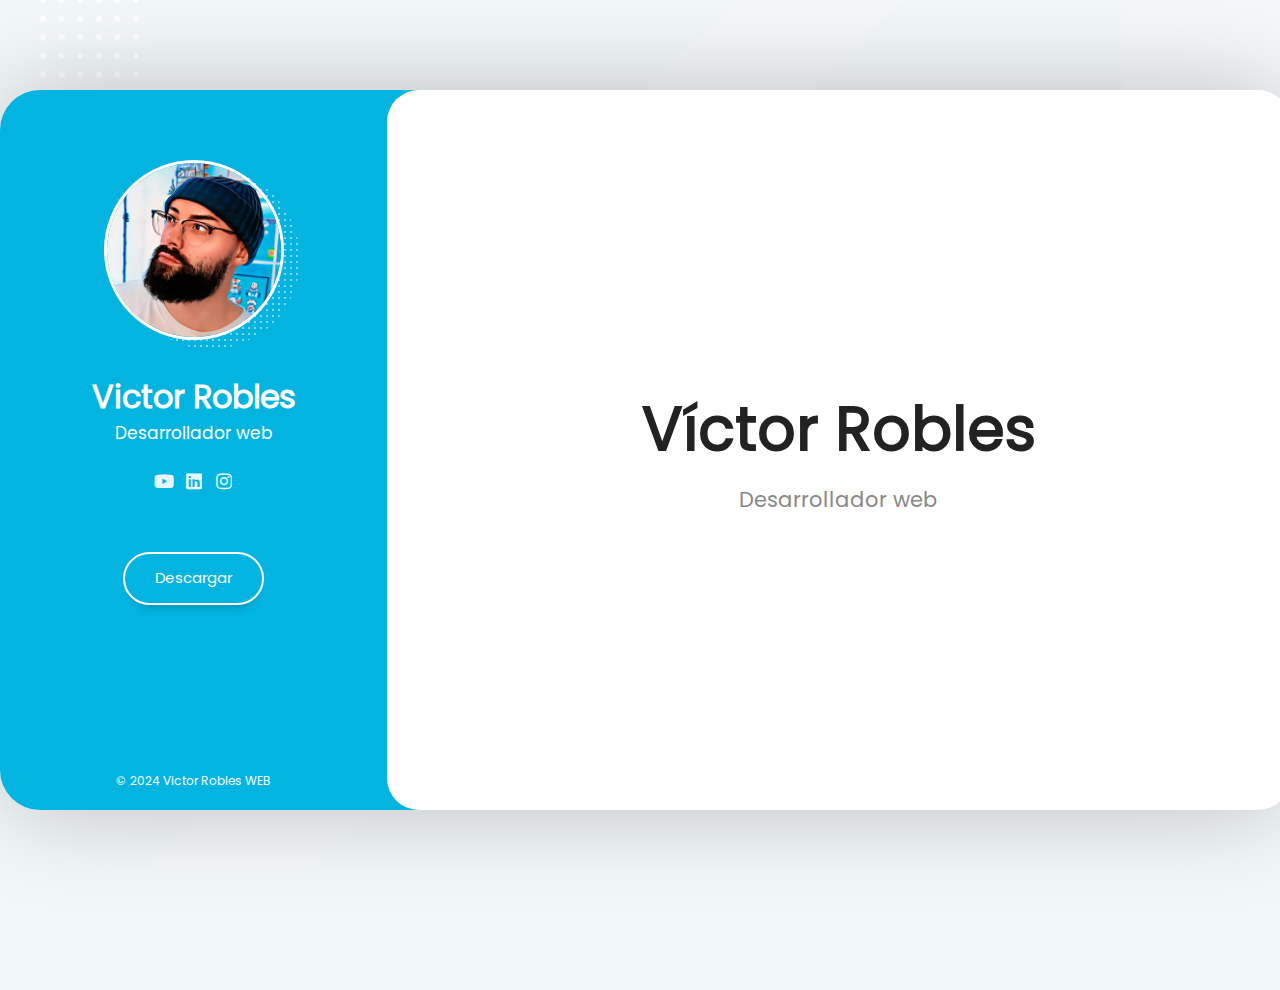
<file: index.html>
<!DOCTYPE html>
<html lang="es">
<head>
    <meta charset="UTF-8">
    <meta name="viewport" content="width=device-width, initial-scale=1.0">
    <title>Portafolio curso css3</title>

    <!-- estilos -->

    <link rel="stylesheet" href="assets/fonts/fontawesome-free-6.1.2-web/css/all.min.css"/>
    <link rel="stylesheet" href="assets/fonts/poppins/poppins.css">
    <link rel="stylesheet" href="assets/css/reset.css">
    <link rel="stylesheet" href="assets/css/styles.css">
</head>
<body>

   <!-- layout principal -->
   <div class="layout">

        <!-- barra lateral (info usuario) -->
        <aside class="layout__aside">

            <section class="aside__user-info">
                
                <!-- información general usuario -->
                <div class="user-info__general">
                    <div class="user-info__container-image">
                        <img class="user-info__image" src="assets/img/default-user.jpg" alt="Foto de perfil de usuario">
                    </div>

                    <h2 class="user-info__name">Victor Robles</h2>
                    <h4 class="user-info__job">Desarrollador web</h4>
                </div>

                <!-- Menú de navegación -->
                <nav class="layout__menu">
                    <ul class="menu__list">
                        <li class="menu__option">
                            <a class="menu__link" href="index.html">
                                <i class="menu__icon fa-solid fa-house"></i>
                                <span class="menu__overlay">Home</span>
                            </a>
                        </li>
                        <li class="menu__option">
                            <a class="menu__link" href="sobre-mi.html">
                                <i class="menu__icon fa-solid fa-user"></i>
                                <span class="menu__overlay">Sobre mí</span>
                            </a>
                        </li>
                        <li class="menu__option">
                            <a class="menu__link" href="estudios.html">
                                <i class="menu__icon fa-solid fa-graduation-cap"></i>
                                <span class="menu__overlay">Estudios</span>
                            </a>
                        </li>
                        <li class="menu__option">
                            <a class="menu__portafolio" href="portafolio.html">
                                <i class="menu__icon fa-solid fa-briefcase"></i>
                                <span class="menu__overlay">Portafolio</span>
                            </a>
                        </li>
                        <li class="menu__option">
                            <a class="menu__link" href="blog.html">
                                <i class="menu__icon fa-solid fa-book"></i>
                                <span class="menu__overlay">Blog</span>
                            </a>
                        </li>
                        <li class="menu__option">
                            <a class="menu__link" href="contacto.html">
                                <i class="menu__icon fa-solid fa-envelope"></i>
                                <span class="menu__overlay">Contacto</span>
                            </a>
                        </li>
                    </ul>
                </nav>

                <!-- Links a redes sociales -->
                <div class="user-info__links">
                    <ul class="links__social">
                        <li class="social__option">
                            <a class="social__link" href="#">
                                <i class="social__icon fa-brands fa-youtube"></i>
                            </a>
                        </li>
                        <li class="social__option">
                            <a class="social__link" href="#">
                                <i class="social__icon fa-brands fa-linkedin"></i>
                            </a>
                        </li>
                        <li class="social__option">
                            <a class="social__link" href="#">
                                <i class="social__icon fa-brands fa-instagram"></i>
                            </a>
                        </li>
                    </ul>
                </div>

                <!-- Boton de curriculum -->
                <div class="user-info__buttons">
                    <a href="#" class="user-info__btn">Descargar</a>
                </div>

                <!-- pie de página -->
                <footer class="user-info__footer">
                    &copy; 2024 Victor Robles WEB
                </footer>
            </section>

        </aside>

        <main class="layout__content">
            <section class="content__page">
                <h1 class="page__name">Víctor Robles</h1>
                <h2 class="page__job">Desarrollador web</h2>
            </section>
        </main>
   </div>

</body>
</html>
</file>
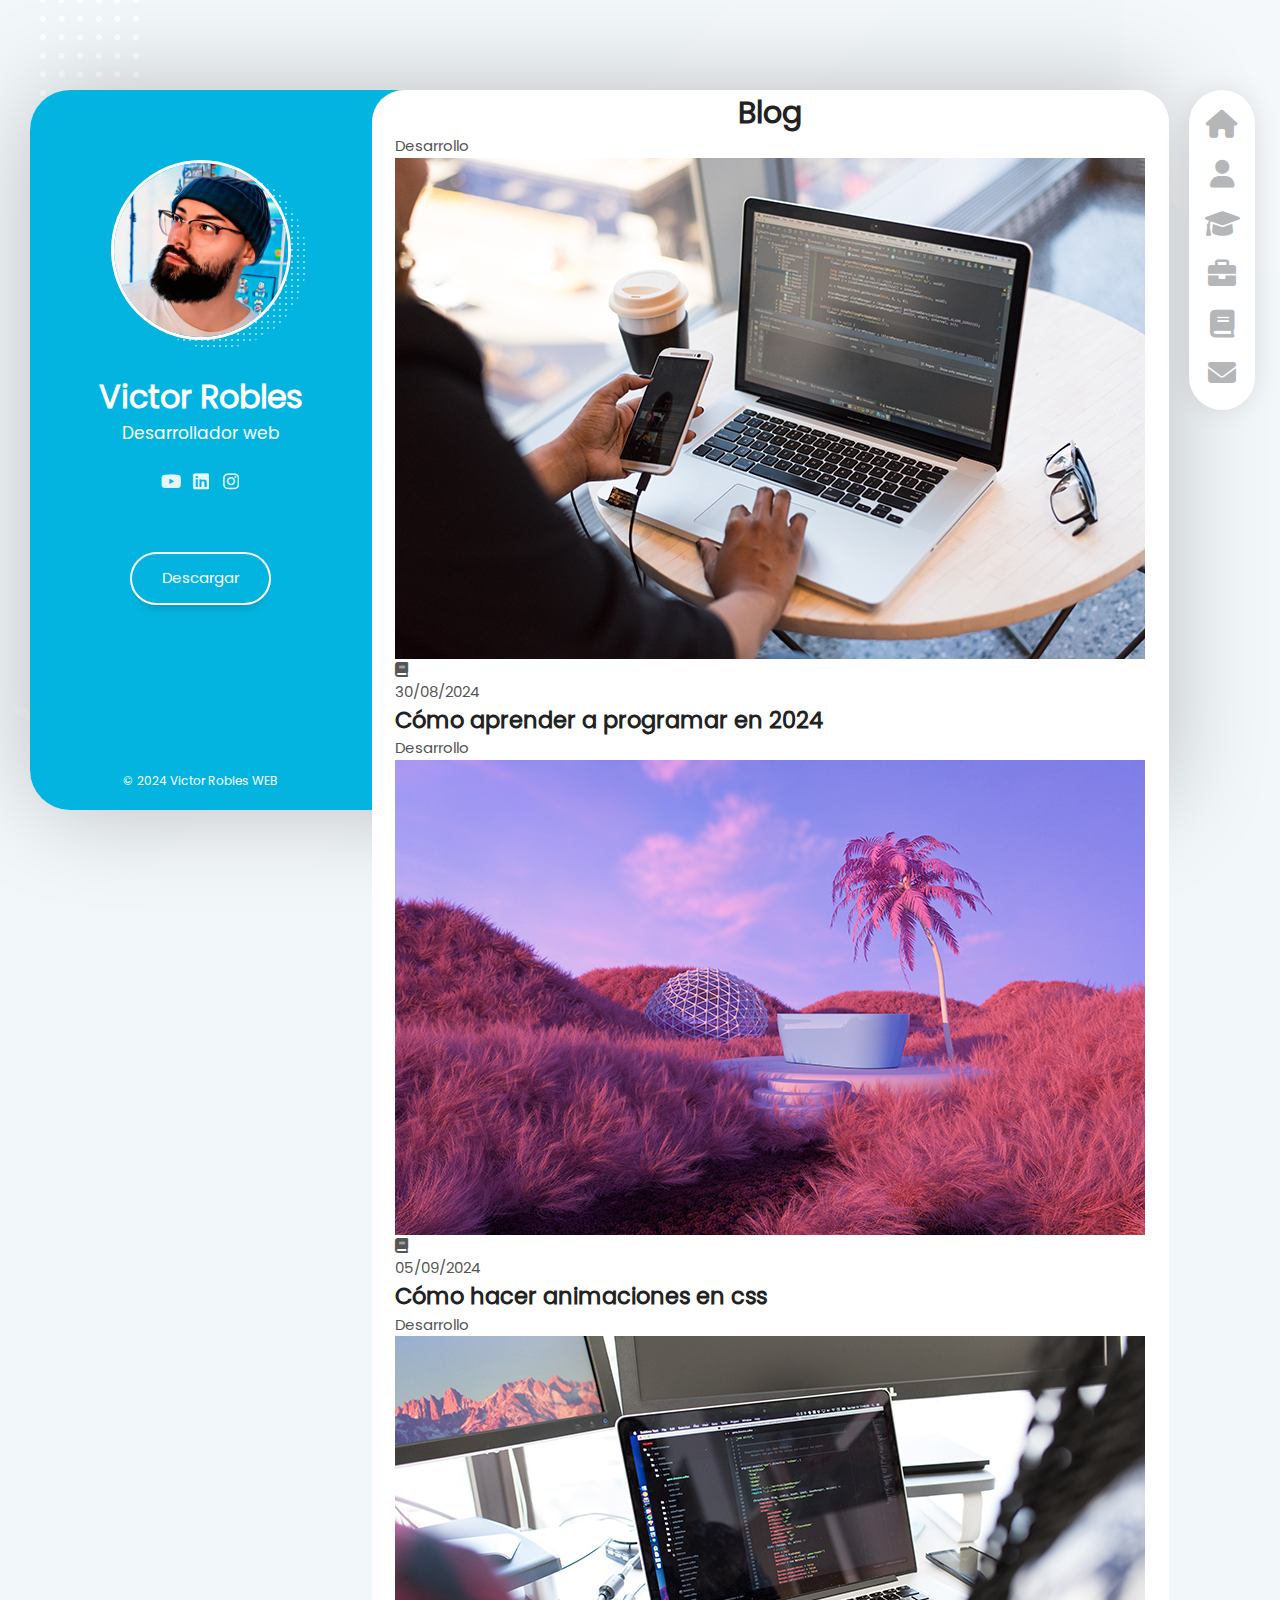
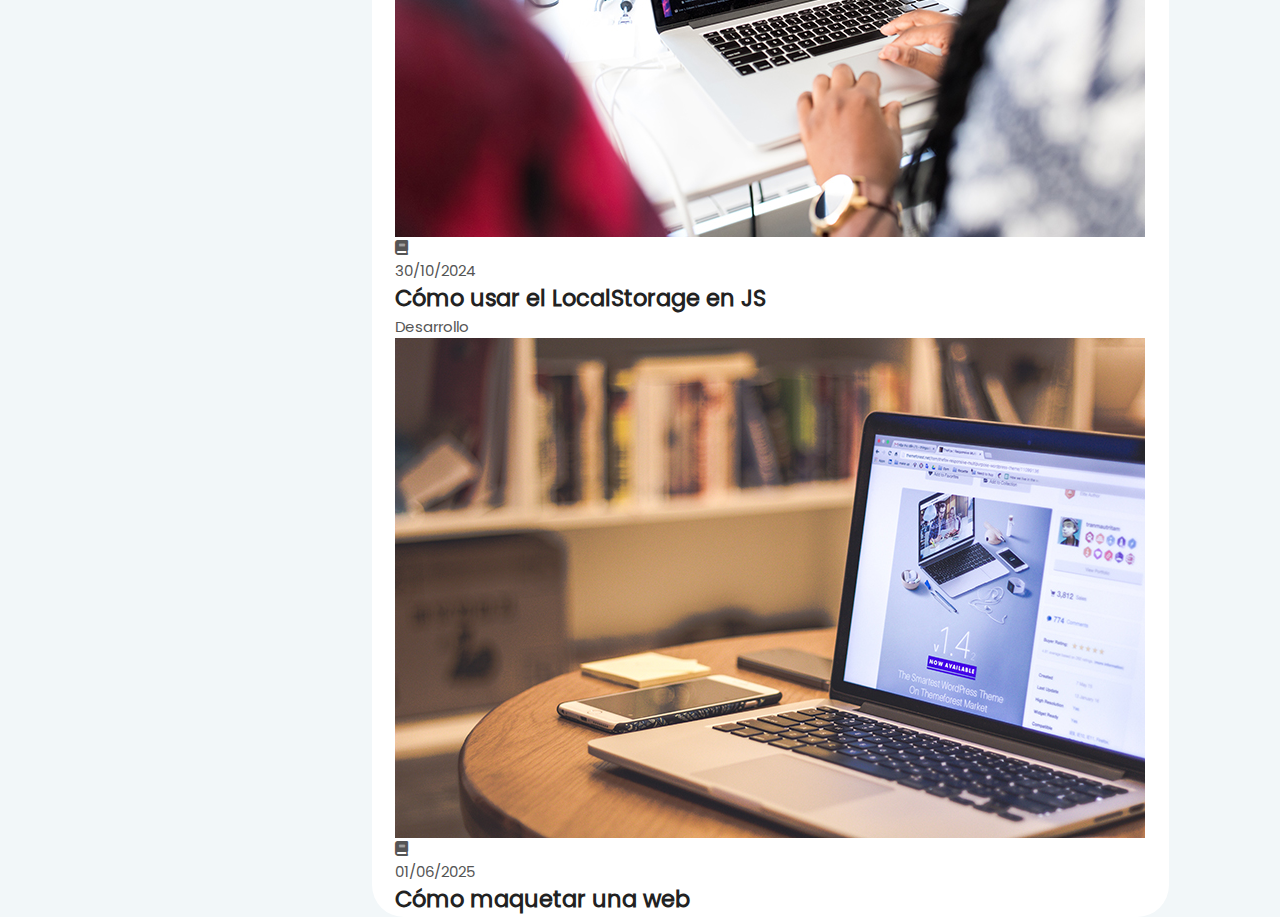
<file: blog.html>
<!DOCTYPE html>
<html lang="es">
<head>
    <meta charset="UTF-8">
    <meta name="viewport" content="width=device-width, initial-scale=1, maximun-scale=1">
    <title>Portafolio curso css3</title>

    <!-- estilos -->

    <link rel="stylesheet" href="assets/fonts/fontawesome-free-6.1.2-web/css/all.min.css"/>
    <link rel="stylesheet" href="assets/fonts/poppins/poppins.css">
    <link rel="stylesheet" href="assets/css/reset.css">
    <link rel="stylesheet" href="assets/css/scroll.css">
    <link rel="stylesheet" href="assets/css/styles.css">
    <link rel="stylesheet" href="assets/css/responsive.css">
    
</head>
<body>

   <!-- layout principal -->
   <div class="layout">

        <!-- barra lateral (info usuario) -->
        <aside class="layout__aside">

            <section class="aside__user-info">
                
                <!-- información general usuario -->
                <div class="user-info__general">
                    <div class="user-info__container-image">
                        <img class="user-info__image" src="assets/img/default-user.jpg" alt="Foto de perfil de usuario">
                    </div>

                    <h2 class="user-info__name">Victor Robles</h2>
                    <h4 class="user-info__job">Desarrollador web</h4>
                </div>

                <!-- Menú de navegación -->
                <nav class="layout__menu">
                    <ul class="menu__list">
                        <li class="menu__option">
                            <a class="menu__link" href="index.html">
                                <i class="menu__icon fa-solid fa-house"></i>
                                <span class="menu__overlay">Home</span>
                            </a>
                        </li>
                        <li class="menu__option">
                            <a class="menu__link" href="sobre-mi.html">
                                <i class="menu__icon fa-solid fa-user"></i>
                                <span class="menu__overlay">Sobre mí</span>
                            </a>
                        </li>
                        <li class="menu__option">
                            <a class="menu__link" href="curriculum.html">
                                <i class="menu__icon fa-solid fa-graduation-cap"></i>
                                <span class="menu__overlay">Curriculum</span>
                            </a>
                        </li>
                        <li class="menu__option">
                            <a class="menu__link" href="portafolio.html">
                                <i class="menu__icon fa-solid fa-briefcase"></i>
                                <span class="menu__overlay">Portafolio</span>
                            </a>
                        </li>
                        <li class="menu__option">
                            <a class="menu__link menu__link--active" href="blog.html">
                                <i class="menu__icon fa-solid fa-book"></i>
                                <span class="menu__overlay">Blog</span>
                            </a>
                        </li>
                        <li class="menu__option">
                            <a class="menu__link" href="contacto.html">
                                <i class="menu__icon fa-solid fa-envelope"></i>
                                <span class="menu__overlay">Contacto</span>
                            </a>
                        </li>
                    </ul>
                </nav>

                <!-- Links a redes sociales -->
                <div class="user-info__links">
                    <ul class="links__social">
                        <li class="social__option">
                            <a class="social__link" href="#">
                                <i class="social__icon fa-brands fa-youtube"></i>
                            </a>
                        </li>
                        <li class="social__option">
                            <a class="social__link" href="#">
                                <i class="social__icon fa-brands fa-linkedin"></i>
                            </a>
                        </li>
                        <li class="social__option">
                            <a class="social__link" href="#">
                                <i class="social__icon fa-brands fa-instagram"></i>
                            </a>
                        </li>
                    </ul>
                </div>

                <!-- Boton de curriculum -->
                <div class="user-info__buttons">
                    <a href="#" class="user-info__btn">Descargar</a>
                </div>

                <!-- pie de página -->
                <footer class="user-info__footer">
                    &copy; 2024 Victor Robles WEB
                </footer>
            </section>

        </aside>

        <main class="layout__content">
            <section class="content__page content__blog">
                <!-- Este contenido cambia en cada pagina del sitio web-->

                <header class="blog__header">
                    <h1 class="blog__title">Blog</h1>
                </header>

                <section class="blog__articles">

                    <article class="articles__article">

                        <div class="article__top">
                            <div class="article__category">Desarrollo</div>
                            <a href="#" class="article__image-link">
                                <div class="article__mask">
                                    <img class="article__image" src="assets/img/articulo-1.jpg" alt="Imagen del Blog">
                                </div>
                                <div class="article__logo">
                                    <i class="article__icon fa-solid fa-book"></i>
                                </div>
                            </a>

                        </div>

                        <div class="article__bottom">
                            <time datetime="2024-08-30" class="article__date">30/08/2024</time>
                            <a href="#" class="article__link">
                                <h2 class="article__title">Cómo aprender a programar en 2024</h2>
                            </a>
                        </div>

                    </article>

                    <article class="articles__article">

                        <div class="article__top">
                            <div class="article__category">Desarrollo</div>
                            <a href="#" class="article__image-link">
                                <div class="article__mask">
                                    <img class="article__image" src="assets/img/articulo-2.jpg" alt="Imagen del Blog">
                                </div>
                                <div class="article__logo">
                                    <i class="article__icon fa-solid fa-book"></i>
                                </div>
                            </a>

                        </div>

                        <div class="article__bottom">
                            <time datetime="2024-09-05" class="article__date">05/09/2024</time>
                            <a href="#" class="article__link">
                                <h2 class="article__title">Cómo hacer animaciones en css</h2>
                            </a>
                        </div>

                    </article>

                    <article class="articles__article">

                        <div class="article__top">
                            <div class="article__category">Desarrollo</div>
                            <a href="#" class="article__image-link">
                                <div class="article__mask">
                                    <img class="article__image" src="assets/img/articulo-3.jpg" alt="Imagen del Blog">
                                </div>
                                <div class="article__logo">
                                    <i class="article__icon fa-solid fa-book"></i>
                                </div>
                            </a>

                        </div>

                        <div class="article__bottom">
                            <time datetime="2024-08-30" class="article__date">30/10/2024</time>
                            <a href="#" class="article__link">
                                <h2 class="article__title">Cómo usar el LocalStorage en JS</h2>
                            </a>
                        </div>

                    </article>

                    <article class="articles__article">

                        <div class="article__top">
                            <div class="article__category">Desarrollo</div>
                            <a href="#" class="article__image-link">
                                <div class="article__mask">
                                    <img class="article__image" src="assets/img/articulo-4.jpg" alt="Imagen del Blog">
                                </div>
                                <div class="article__logo">
                                    <i class="article__icon fa-solid fa-book"></i>
                                </div>
                            </a>

                        </div>

                        <div class="article__bottom">
                            <time datetime="2024-08-30" class="article__date">01/06/2025</time>
                            <a href="#" class="article__link">
                                <h2 class="article__title">Cómo maquetar una web</h2>
                            </a>
                        </div>

                    </article>


                </section>

            </section>
        </main>
   </div>

</body>
</html>
</file>
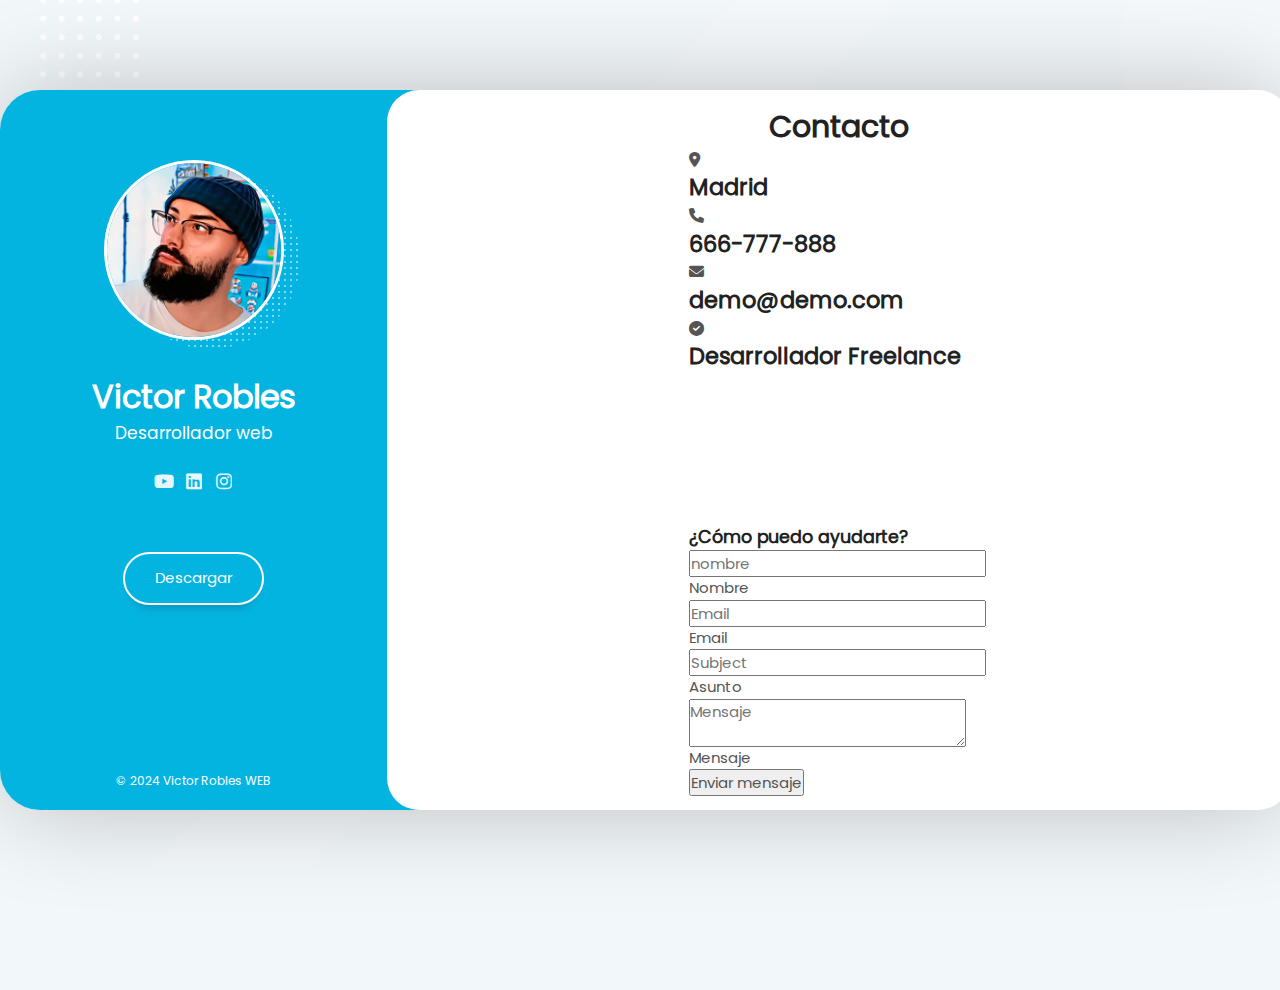
<file: contacto.html>
<!DOCTYPE html>
<html lang="es">
<head>
    <meta charset="UTF-8">
    <meta name="viewport" content="width=device-width, initial-scale=1, maximun-scale=1">
    <title>Portafolio curso css3</title>

    <!-- estilos -->

    <link rel="stylesheet" href="assets/fonts/fontawesome-free-6.1.2-web/css/all.min.css"/>
    <link rel="stylesheet" href="assets/fonts/poppins/poppins.css">
    <link rel="stylesheet" href="assets/css/reset.css">
    <link rel="stylesheet" href="assets/css/scroll.css">
    <link rel="stylesheet" href="assets/css/styles.css">
    <link rel="stylesheet" href="assets/css/loader.css">

    <script src="assets/js/map.js" defer></script>
</head>
<body>

   <!-- layout principal -->
   <div class="layout">

        <!-- barra lateral (info usuario) -->
        <aside class="layout__aside">

            <section class="aside__user-info">
                
                <!-- información general usuario -->
                <div class="user-info__general">
                    <div class="user-info__container-image">
                        <img class="user-info__image" src="assets/img/default-user.jpg" alt="Foto de perfil de usuario">
                    </div>

                    <h2 class="user-info__name">Victor Robles</h2>
                    <h4 class="user-info__job">Desarrollador web</h4>
                </div>

                <!-- Menú de navegación -->
                <nav class="layout__menu">
                    <ul class="menu__list">
                        <li class="menu__option">
                            <a class="menu__link" href="index.html">
                                <i class="menu__icon fa-solid fa-house"></i>
                                <span class="menu__overlay">Home</span>
                            </a>
                        </li>
                        <li class="menu__option">
                            <a class="menu__link" href="sobre-mi.html">
                                <i class="menu__icon fa-solid fa-user"></i>
                                <span class="menu__overlay">Sobre mí</span>
                            </a>
                        </li>
                        <li class="menu__option">
                            <a class="menu__link" href="curriculum.html">
                                <i class="menu__icon fa-solid fa-graduation-cap"></i>
                                <span class="menu__overlay">Curriculum</span>
                            </a>
                        </li>
                        <li class="menu__option">
                            <a class="menu__link" href="portafolio.html">
                                <i class="menu__icon fa-solid fa-briefcase"></i>
                                <span class="menu__overlay">Portafolio</span>
                            </a>
                        </li>
                        <li class="menu__option">
                            <a class="menu__link" href="blog.html">
                                <i class="menu__icon fa-solid fa-book"></i>
                                <span class="menu__overlay">Blog</span>
                            </a>
                        </li>
                        <li class="menu__option">
                            <a class="menu__link  menu__link--active" href="contacto.html">
                                <i class="menu__icon fa-solid fa-envelope"></i>
                                <span class="menu__overlay">Contacto</span>
                            </a>
                        </li>
                    </ul>
                </nav>

                <!-- Links a redes sociales -->
                <div class="user-info__links">
                    <ul class="links__social">
                        <li class="social__option">
                            <a class="social__link" href="#">
                                <i class="social__icon fa-brands fa-youtube"></i>
                            </a>
                        </li>
                        <li class="social__option">
                            <a class="social__link" href="#">
                                <i class="social__icon fa-brands fa-linkedin"></i>
                            </a>
                        </li>
                        <li class="social__option">
                            <a class="social__link" href="#">
                                <i class="social__icon fa-brands fa-instagram"></i>
                            </a>
                        </li>
                    </ul>
                </div>

                <!-- Boton de curriculum -->
                <div class="user-info__buttons">
                    <a href="#" class="user-info__btn">Descargar</a>
                </div>

                <!-- pie de página -->
                <footer class="user-info__footer">
                    &copy; 2024 Victor Robles WEB
                </footer>
            </section>

        </aside>

        <main class="layout__content">
            <section class="content__page content__contact">
                <!-- Este contenido cambia en cada pagina del sitio web-->

                <header class="contact__header">
                    <h1 class="contact__title">Contacto</h1>
                </header>

                <div class="contact__container">

                    <section class="contact__info">

                        <div class="contact__data">
                            <i class="contact__icon fa-solid fa-location-dot"></i>
                            <h2 class="contact__subtitle">Madrid</h2>
                        </div>

                        <div class="contact__data">
                            <i class="contact__icon fa-solid fa-phone"></i>
                            <h2 class="contact__subtitle">666-777-888</h2>
                        </div>

                        <div class="contact__data">
                            <i class="contact__icon fa-solid fa-envelope"></i>
                            <h2 class="contact__subtitle">demo@demo.com</h2>
                        </div>

                        <div class="contact__data">
                            <i class="contact__icon fa-solid fa-circle-check"></i>
                            <h2 class="contact__subtitle">Desarrollador Freelance</h2>
                        </div>

                    </section>

                    <section class="contact__form-box">

                        <div class="contact__map" id="load-iframe-map">
                           <span class="loader"></span>
                        </div>

                        <header class="contact__form-header">
                            <h3 class="form-header__title">¿Cómo puedo <span class="title__color">ayudarte?</span></h3>
                        </header>

                        <form class="contact__form">

                            <div class="form__container">

                                <section class="form__left">

                                    <div class="form__group">
                                        <input type="text" class="form__input" name="name" required placeholder="nombre"/>
                                        <label for="name" class="form__label">Nombre</label>
                                    </div>

                                    <div class="form__group">
                                        <input type="email" class="form__input" name="email" required placeholder="Email"/>
                                        <label for="email" class="form__label">Email</label>
                                    </div>

                                    <div class="form__group">
                                        <input type="text" class="form__input" name="subject" required placeholder="Subject"/>
                                        <label for="subject" class="form__label">Asunto</label>
                                    </div>

                                </section>

                                <section class="form__right">
                                    <div class="form__group form__group--textarea">
                                        <textarea class="form__input form__input--textarea" name="message" required placeholder="Mensaje"></textarea>
                                        <label for="message" class="form__label">Mensaje</label>
                                    </div>
                                </section>

                                

                            </div>

                            <input type="submit" class="form__button" value="Enviar mensaje">

                        </form>

                    </section>

                </div>

            
            </section>
        </main>
   </div>

</body>
</html>
</file>
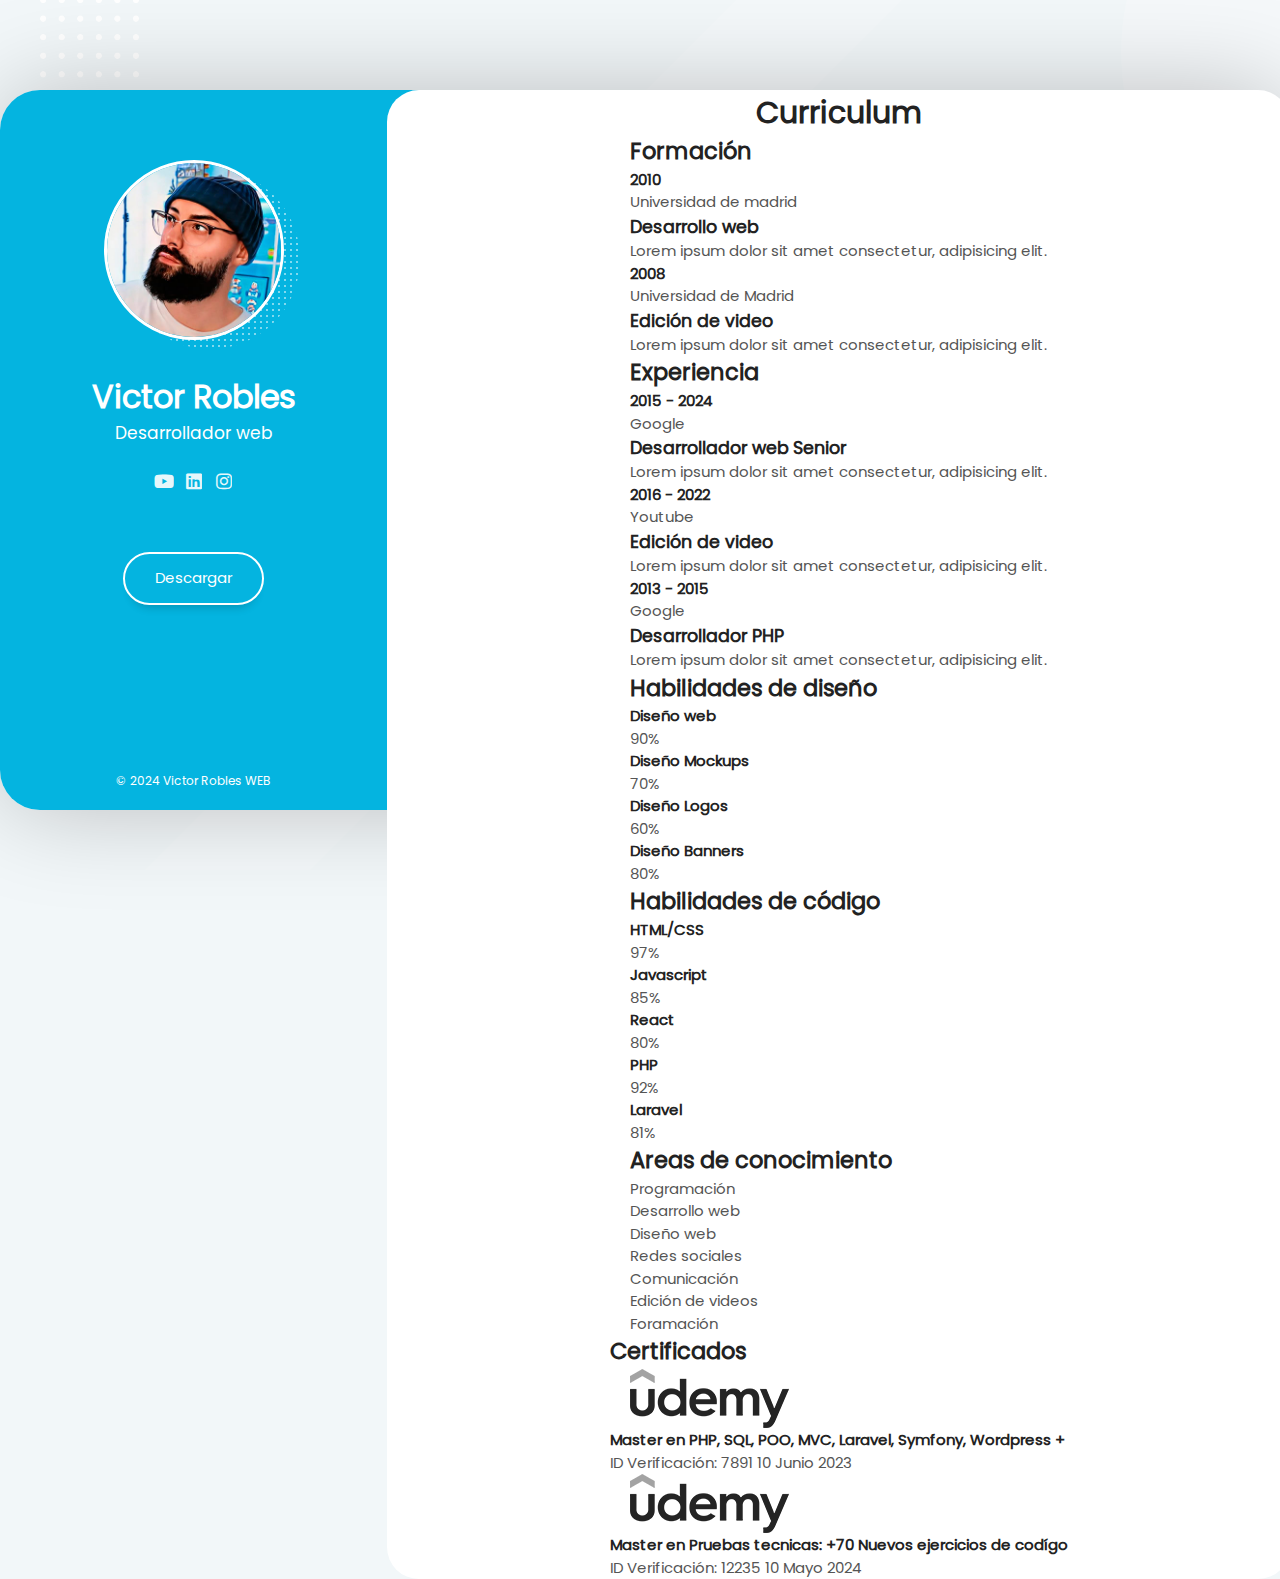
<file: curriculum.html>
<!DOCTYPE html>
<html lang="es">
<head>
    <meta charset="UTF-8">
    <meta name="viewport" content="width=device-width, initial-scale=1.0">
    <title>Portafolio curso css3</title>

    <!-- estilos -->

    <link rel="stylesheet" href="assets/fonts/fontawesome-free-6.1.2-web/css/all.min.css"/>
    <link rel="stylesheet" href="assets/fonts/poppins/poppins.css">
    <link rel="stylesheet" href="assets/css/reset.css">
    <link rel="stylesheet" href="assets/css/scroll.css">
    <link rel="stylesheet" href="assets/css/styles.css">
</head>
<body>

   <!-- layout principal -->
   <div class="layout">

        <!-- barra lateral (info usuario) -->
        <aside class="layout__aside">

            <section class="aside__user-info">
                
                <!-- información general usuario -->
                <div class="user-info__general">
                    <div class="user-info__container-image">
                        <img class="user-info__image" src="assets/img/default-user.jpg" alt="Foto de perfil de usuario">
                    </div>

                    <h2 class="user-info__name">Victor Robles</h2>
                    <h4 class="user-info__job">Desarrollador web</h4>
                </div>

                <!-- Menú de navegación -->
                <nav class="layout__menu">
                    <ul class="menu__list">
                        <li class="menu__option">
                            <a class="menu__link" href="index.html">
                                <i class="menu__icon fa-solid fa-house"></i>
                                <span class="menu__overlay">Home</span>
                            </a>
                        </li>
                        <li class="menu__option">
                            <a class="menu__link" href="sobre-mi.html">
                                <i class="menu__icon fa-solid fa-user"></i>
                                <span class="menu__overlay">Sobre mí</span>
                            </a>
                        </li>
                        <li class="menu__option">
                            <a class="menu__link menu__link--active" href="estudios.html">
                                <i class="menu__icon fa-solid fa-graduation-cap"></i>
                                <span class="menu__overlay">Curriculum</span>
                            </a>
                        </li>
                        <li class="menu__option">
                            <a class="menu__portafolio" href="portafolio.html">
                                <i class="menu__icon fa-solid fa-briefcase"></i>
                                <span class="menu__overlay">Portafolio</span>
                            </a>
                        </li>
                        <li class="menu__option">
                            <a class="menu__link" href="blog.html">
                                <i class="menu__icon fa-solid fa-book"></i>
                                <span class="menu__overlay">Blog</span>
                            </a>
                        </li>
                        <li class="menu__option">
                            <a class="menu__link" href="contacto.html">
                                <i class="menu__icon fa-solid fa-envelope"></i>
                                <span class="menu__overlay">Contacto</span>
                            </a>
                        </li>
                    </ul>
                </nav>

                <!-- Links a redes sociales -->
                <div class="user-info__links">
                    <ul class="links__social">
                        <li class="social__option">
                            <a class="social__link" href="#">
                                <i class="social__icon fa-brands fa-youtube"></i>
                            </a>
                        </li>
                        <li class="social__option">
                            <a class="social__link" href="#">
                                <i class="social__icon fa-brands fa-linkedin"></i>
                            </a>
                        </li>
                        <li class="social__option">
                            <a class="social__link" href="#">
                                <i class="social__icon fa-brands fa-instagram"></i>
                            </a>
                        </li>
                    </ul>
                </div>

                <!-- Boton de curriculum -->
                <div class="user-info__buttons">
                    <a href="#" class="user-info__btn">Descargar</a>
                </div>

                <!-- pie de página -->
                <footer class="user-info__footer">
                    &copy; 2024 Victor Robles WEB
                </footer>
            </section>

        </aside>

        <main class="layout__content">
            <section class="content__page content__resume">
                <!-- Este contenido cambia en cada pagina del sitio web-->

                <header class="resume__header">
                    <h1 class="resume__title">Curriculum</h1>
                </header>

                <div class="resume__container">

                    <section class="resume__left">

                        <header class="resume__subheader">
                            <h2 class="resume__subtitle">Formación</h2>
                        </header>

                        <div class="resume__timelines">

                            <article class="timelines__timeline">

                                <header class="timeline__header">
                                    <h4 class="timeline__year">2010</h4>
                                    <span class="timeline__company">Universidad de madrid</span>
                                </header>

                                <div class="timeline__divider"></div>

                                <div class="timeline__description">

                                    <h3 class="timeline__title">Desarrollo web</h3>
                                    <p class="timeline__text">
                                        Lorem ipsum dolor sit amet consectetur, adipisicing elit.
                                    </p>
                                </div>

                            </article>

                            <article class="timelines__timeline">

                                <header class="timeline__header">
                                    <h4 class="timeline__year">2008</h4>
                                    <span class="timeline__company">Universidad de Madrid</span>
                                </header>

                                <div class="timeline__divider"></div>
                                
                                <div class="timeline__description">

                                    <h3 class="timeline__title">Edición de video</h3>
                                    <p class="timeline__text">
                                        Lorem ipsum dolor sit amet consectetur, adipisicing elit.
                                    </p>
                                </div>

                            </article>

                        </div>

                        <header class="resume__subheader">
                            <h2 class="resume__subtitle">Experiencia</h2>
                        </header>

                        <div class="resume__timelines">

                            <article class="timelines__timeline">

                                <header class="timeline__header">
                                    <h4 class="timeline__year">2015 - 2024</h4>
                                    <span class="timeline__company">Google</span>
                                </header>

                                <div class="timeline__divider"></div>

                                <div class="timeline__description">

                                    <h3 class="timeline__title">Desarrollador web Senior</h3>
                                    <p class="timeline__text">
                                        Lorem ipsum dolor sit amet consectetur, adipisicing elit.
                                    </p>
                                </div>

                            </article>

                            <article class="timelines__timeline">

                                <header class="timeline__header">
                                    <h4 class="timeline__year">2016 - 2022</h4>
                                    <span class="timeline__company">Youtube</span>
                                </header>

                                <div class="timeline__divider"></div>
                                
                                <div class="timeline__description">

                                    <h3 class="timeline__title">Edición de video</h3>
                                    <p class="timeline__text">
                                        Lorem ipsum dolor sit amet consectetur, adipisicing elit.
                                    </p>
                                </div>

                            </article>

                            <article class="timelines__timeline">

                                <header class="timeline__header">
                                    <h4 class="timeline__year">2013 - 2015</h4>
                                    <span class="timeline__company">Google</span>
                                </header>

                                <div class="timeline__divider"></div>
                                
                                <div class="timeline__description">

                                    <h3 class="timeline__title">Desarrollador PHP</h3>
                                    <p class="timeline__text">
                                        Lorem ipsum dolor sit amet consectetur, adipisicing elit.
                                    </p>
                                </div>

                            </article>

                        </div>

                    </section>

                    <section class="resume__right">

                        <header class="resume__subheader">
                            <h2 class="resume__subtitle">Habilidades de <span class="subtitle__color">diseño</span></h2>
                        </header>

                        <div class="resume__skills">
                            
                            <article class="skills__title">
                                <h4 class="skills__text">Diseño web</h4>
                                <span class="skills__number">90%</span>
                            </article>

                            <div class="skills__progressbar">
                                <div class="skills__percentage skills__percentage--p1"></div>
                            </div>

                            <article class="skills__title">
                                <h4 class="skills__text">Diseño Mockups</h4>
                                <span class="skills__number ">70%</span>
                            </article>

                            <div class="skills__progressbar">
                                <div class="skills__percentage skills__percentage--p2"></div>
                            </div>

                            <article class="skills__title">
                                <h4 class="skills__text">Diseño Logos</h4>
                                <span class="skills__number">60%</span>
                            </article>

                            <div class="skills__progressbar">
                                <div class="skills__percentage skills__percentage--p3"></div>
                            </div>

                            <article class="skills__title">
                                <h4 class="skills__text">Diseño Banners</h4>
                                <span class="skills__number">80%</span>
                            </article>

                            <div class="skills__progressbar">
                                <div class="skills__percentage skills__percentage--p4"></div>
                            </div>

                        </div>


                        <header class="resume__subheader">
                            <h2 class="resume__subtitle">Habilidades de <span class="subtitle__color">código</span></h2>
                        </header>

                        <div class="resume__skills">
                            
                            <article class="skills__title">
                                <h4 class="skills__text">HTML/CSS</h4>
                                <span class="skills__number">97%</span>
                            </article>

                            <div class="skills__progressbar">
                                <div class="skills__percentage skills__percentage--p5"></div>
                            </div>

                            <article class="skills__title">
                                <h4 class="skills__text">Javascript</h4>
                                <span class="skills__number">85%</span>
                            </article>

                            <div class="skills__progressbar">
                                <div class="skills__percentage skills__percentage--p6"></div>
                            </div>

                            <article class="skills__title">
                                <h4 class="skills__text">React</h4>
                                <span class="skills__number">80%</span>
                            </article>

                            <div class="skills__progressbar">
                                <div class="skills__percentage skills__percentage--p7"></div>
                            </div>

                            <article class="skills__title">
                                <h4 class="skills__text">PHP</h4>
                                <span class="skills__number">92%</span>
                            </article>

                            <div class="skills__progressbar">
                                <div class="skills__percentage skills__percentage--p8"></div>
                            </div>

                            <article class="skills__title">
                                <h4 class="skills__text">Laravel</h4>
                                <span class="skills__number">81%</span>
                            </article>

                            <div class="skills__progressbar">
                                <div class="skills__percentage skills__percentage--p9"></div>
                            </div>

                        </div>

                        <header class="resume__subheader">
                            <h2 class="resume__subtitle">Areas de conocimiento</h2>
                        </header>

                        <div class="resume__knowledges">
                            <ul class="knowledges__list">
                                <li class="knowledges__option">Programación</li>
                                <li class="knowledges__option">Desarrollo web</li>
                                <li class="knowledges__option">Diseño web</li>
                                <li class="knowledges__option">Redes sociales</li>
                                <li class="knowledges__option">Comunicación</li>
                                <li class="knowledges__option">Edición de videos</li>
                                <li class="knowledges__option">Foramación</li>
                            </ul>
                        </div>

                    </section>

                </div>


                <div class="resume__certificates">

                    <header class="resume__subheader">
                        <h2 class="resume__subtitle">Certificados</h2>
                    </header>

                    <section class="certificates__container">

                        <article class="certificates__certificate">
                            <div class="certificate__logo">
                                <img class="certificate__image" src="assets/img/certificado-1.png" alt="">
                            </div>

                            <div class="certificate__content">
                                <h4 class="certificate__title">Master en PHP, SQL, POO, MVC, Laravel, Symfony, Wordpress +</h4>
                                <span class="certificate__id">ID Verificación: 7891</span>
                                <span class="certificate__date">10 Junio 2023</span>
                            </div>
                        </article>

                        <article class="certificates__certificate">
                            <div class="certificate__logo">
                                <img class="certificate__image" src="assets/img/certificado-1.png" alt="">
                            </div>

                            <div class="certificate__content">
                                <h4 class="certificate__title">Master en Pruebas tecnicas: +70 Nuevos ejercicios de codígo</h4>
                                <span class="certificate__id">ID Verificación: 12235</span>
                                <span class="certificate__date">10 Mayo 2024</span>
                            </div>
                        </article>

                    </section>

                </div>

            </section>
        </main>
   </div>

</body>
</html>
</file>
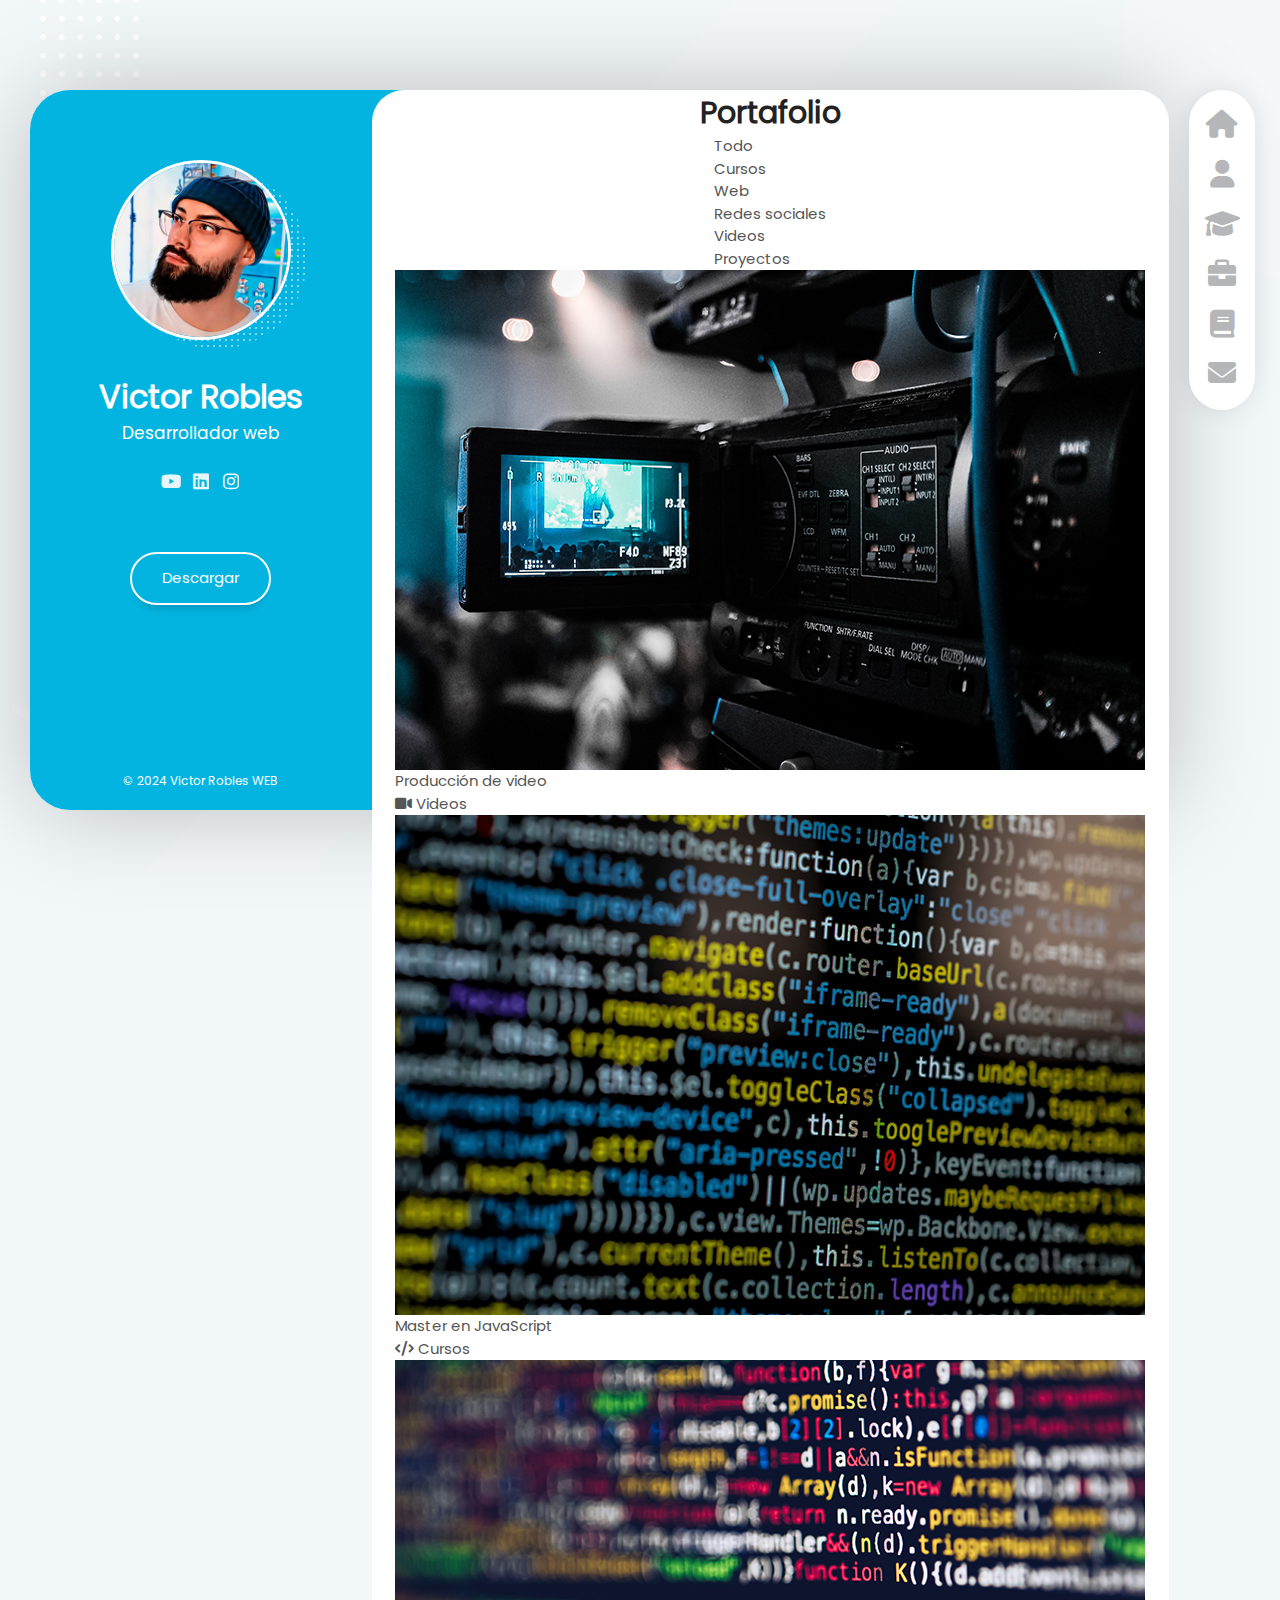
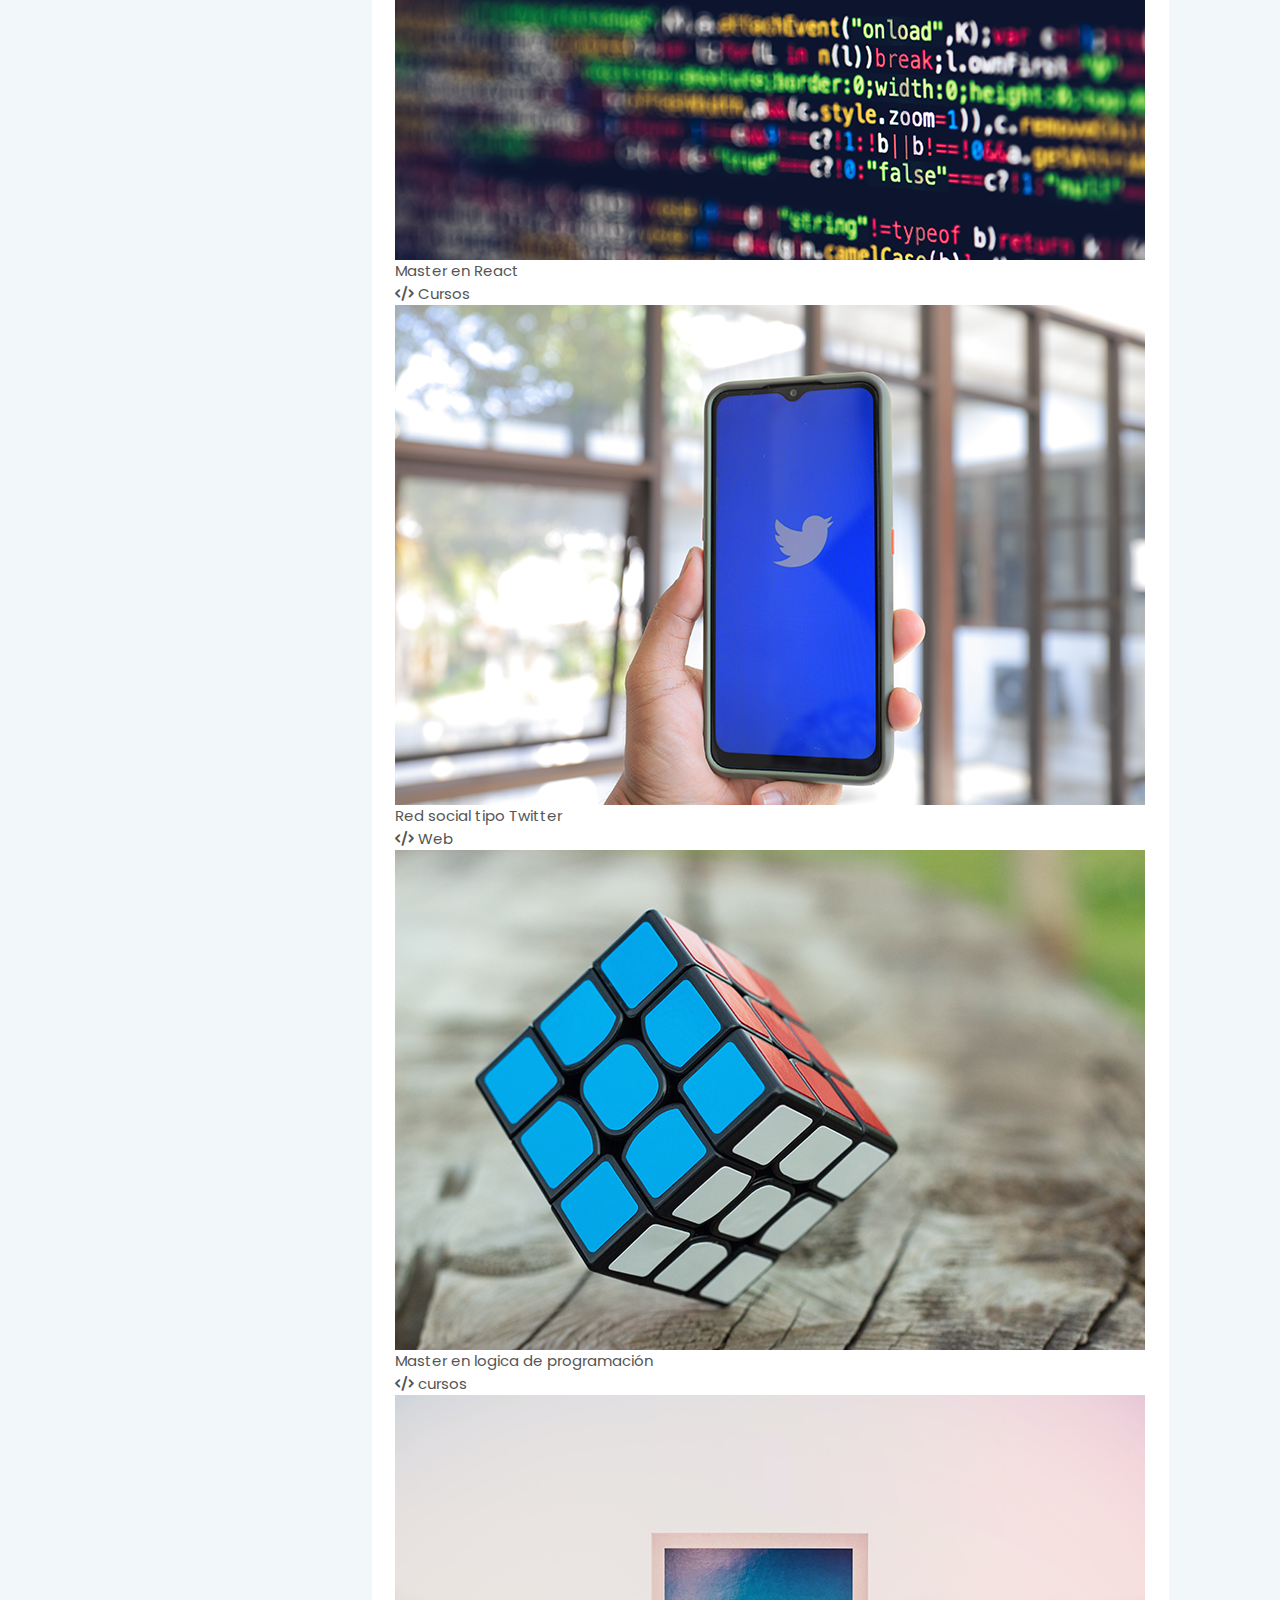
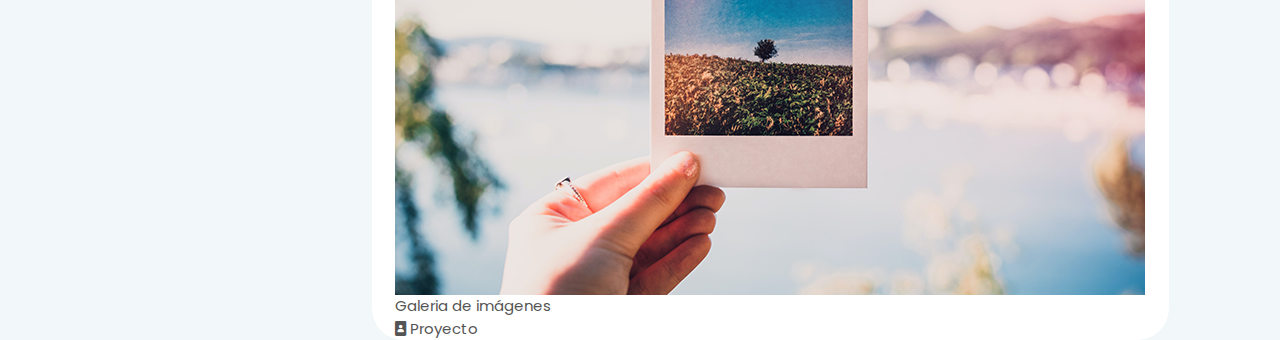
<file: portafolio.html>
<!DOCTYPE html>
<html lang="es">
<head>
    <meta charset="UTF-8">
    <meta name="viewport" content="width=device-width, initial-scale=1, maximun-scale=1">
    <title>Portafolio curso css3</title>

    <!-- estilos -->

    <link rel="stylesheet" href="assets/fonts/fontawesome-free-6.1.2-web/css/all.min.css"/>
    <link rel="stylesheet" href="assets/fonts/poppins/poppins.css">
    <link rel="stylesheet" href="assets/css/reset.css">
    <link rel="stylesheet" href="assets/css/scroll.css">
    <link rel="stylesheet" href="assets/css/styles.css">  
    <link rel="stylesheet" href="assets/css/responsive.css">
    
    <!-- Script JS-->
    <script src="assets/js/menu.js" defer></script>
</head>
<body>

   <!-- layout principal -->
   <div class="layout">

        <!-- barra lateral (info usuario) -->
        <aside class="layout__aside">

            <section class="aside__user-info">
                
                <!-- información general usuario -->
                <div class="user-info__general">
                    <div class="user-info__container-image">
                        <img class="user-info__image" src="assets/img/default-user.jpg" alt="Foto de perfil de usuario">
                    </div>

                    <h2 class="user-info__name">Victor Robles</h2>
                    <h4 class="user-info__job">Desarrollador web</h4>
                </div>

                <!-- Menú de navegación -->
                <nav class="layout__menu">
                    <ul class="menu__list">
                        <li class="menu__option">
                            <a class="menu__link" href="index.html">
                                <i class="menu__icon fa-solid fa-house"></i>
                                <span class="menu__overlay">Home</span>
                            </a>
                        </li>
                        <li class="menu__option">
                            <a class="menu__link" href="sobre-mi.html">
                                <i class="menu__icon fa-solid fa-user"></i>
                                <span class="menu__overlay">Sobre mí</span>
                            </a>
                        </li>
                        <li class="menu__option">
                            <a class="menu__link" href="curriculum.html">
                                <i class="menu__icon fa-solid fa-graduation-cap"></i>
                                <span class="menu__overlay">Curriculum</span>
                            </a>
                        </li>
                        <li class="menu__option">
                            <a class="menu__link menu__link--active" href="portafolio.html">
                                <i class="menu__icon fa-solid fa-briefcase"></i>
                                <span class="menu__overlay">Portafolio</span>
                            </a>
                        </li>
                        <li class="menu__option">
                            <a class="menu__link" href="blog.html">
                                <i class="menu__icon fa-solid fa-book"></i>
                                <span class="menu__overlay">Blog</span>
                            </a>
                        </li>
                        <li class="menu__option">
                            <a class="menu__link" href="contacto.html">
                                <i class="menu__icon fa-solid fa-envelope"></i>
                                <span class="menu__overlay">Contacto</span>
                            </a>
                        </li>
                    </ul>
                </nav>

                <!-- Links a redes sociales -->
                <div class="user-info__links">
                    <ul class="links__social">
                        <li class="social__option">
                            <a class="social__link" href="#">
                                <i class="social__icon fa-brands fa-youtube"></i>
                            </a>
                        </li>
                        <li class="social__option">
                            <a class="social__link" href="#">
                                <i class="social__icon fa-brands fa-linkedin"></i>
                            </a>
                        </li>
                        <li class="social__option">
                            <a class="social__link" href="#">
                                <i class="social__icon fa-brands fa-instagram"></i>
                            </a>
                        </li>
                    </ul>
                </div>

                <!-- Boton de curriculum -->
                <div class="user-info__buttons">
                    <a href="#" class="user-info__btn">Descargar</a>
                </div>

                <!-- pie de página -->
                <footer class="user-info__footer">
                    &copy; 2024 Victor Robles WEB
                </footer>
            </section>

        </aside>
        
        <!-- Menu responsive -->
        <div class="layout__menu-toggle">
            <i class="menu-toggle__icon fa-solid fa-bars"></i>
            <i class="menu-toggle__icon fa-solid fa-xmark"></i>
        </div>

        <!-- Contenido principal -->
        <main class="layout__content">
            <section class="content__page content__portfolio">
                <!-- Este contenido cambia en cada pagina del sitio web-->

                <header class="porftolio__header">
                    <h1 class="porftolio__title">Portafolio</h1>
                </header>

                <nav class="portfolio__navbar">
                    <ul class="portfolio__menu">
                        <li class="portfolio__option portfolio__option--active">
                            <a href="" class="portfolio__link">
                                Todo
                            </a>
                        </li>
                        <li class="portfolio__option">
                            <a href="" class="portfolio__link">
                                Cursos
                            </a>
                        </li>
                        <li class="portfolio__option">
                            <a href="" class="portfolio__link">
                                Web
                            </a>
                        </li>
                        <li class="portfolio__option">
                            <a href="" class="portfolio__link">
                                Redes sociales
                            </a>
                        </li>
                        <li class="portfolio__option">
                            <a href="" class="portfolio__link">
                                Videos
                            </a>
                        </li>
                        <li class="portfolio__option">
                            <a href="" class="portfolio__link">
                                Proyectos
                            </a>
                        </li>
                    </ul>
                </nav>

                <section class="portfolio__gallery">
                    
                    <figure class="gallery__item">
                        <div class="gallery__container-image">
                            <a href="#" class="gallery__link">
                                <img src="assets/img/galeria-1.jpg" class="gallery__image">
                            </a>
                        </div>

                        <figcaption class="gallery__title">Producción de video</figcaption>

                        <i class="gallery__icon fa-solid fa-video-camera"></i>
                        <span class="gallery__category">Videos</span>
                    </figure>

                    <figure class="gallery__item">
                        <div class="gallery__container-image">
                            <a href="#" class="gallery__link">
                                <img src="assets/img/galeria-2.jpg" class="gallery__image">
                            </a>
                        </div>

                        <figcaption class="gallery__title">Master en JavaScript</figcaption>

                        <i class="gallery__icon fa-solid fa-code"></i>
                        <span class="gallery__category">Cursos</span>
                    </figure>  

                    <figure class="gallery__item">
                        <div class="gallery__container-image">
                            <a href="#" class="gallery__link">
                                <img src="assets/img/galeria-3.jpg" class="gallery__image">
                            </a>
                        </div>

                       <figcaption class="gallery__title">Master en React</figcaption>

                        <i class="gallery__icon fa-solid fa-code"></i>
                        <span class="gallery__category">Cursos</span>
                    </figure>

                    <figure class="gallery__item">
                        <div class="gallery__container-image">
                            <a href="#" class="gallery__link">
                                <img src="assets/img/galeria-4.jpg" class="gallery__image">
                            </a>
                        </div>

                        <figcaption class="gallery__title">Red social tipo Twitter</figcaption>

                        <i class="gallery__icon fa-solid fa-code"></i>
                        <span class="gallery__category">Web</span>
                    </figure>

                    <figure class="gallery__item">
                        <div class="gallery__container-image">
                            <a href="#" class="gallery__link">
                                <img src="assets/img/galeria-5.jpg" class="gallery__image">
                            </a>
                        </div>

                        <figcaption class="gallery__title">Master en logica de programación</figcaption>

                        <i class="gallery__icon fa-solid fa-code"></i>
                        <span class="gallery__category">cursos</span>
                    </figure>

                    <figure class="gallery__item">
                        <div class="gallery__container-image">
                            <a href="#" class="gallery__link">
                                <img src="assets/img/galeria-6.jpg" class="gallery__image">
                            </a>
                        </div>

                        <figcaption class="gallery__title">Galeria de imágenes</figcaption>

                        <i class="gallery__icon fa-solid fa-image-portrait"></i>
                        <span class="gallery__category">Proyecto</span>
                    </figure>

                </section>

            </section>
        </main>
   </div>

</body>
</html>
</file>
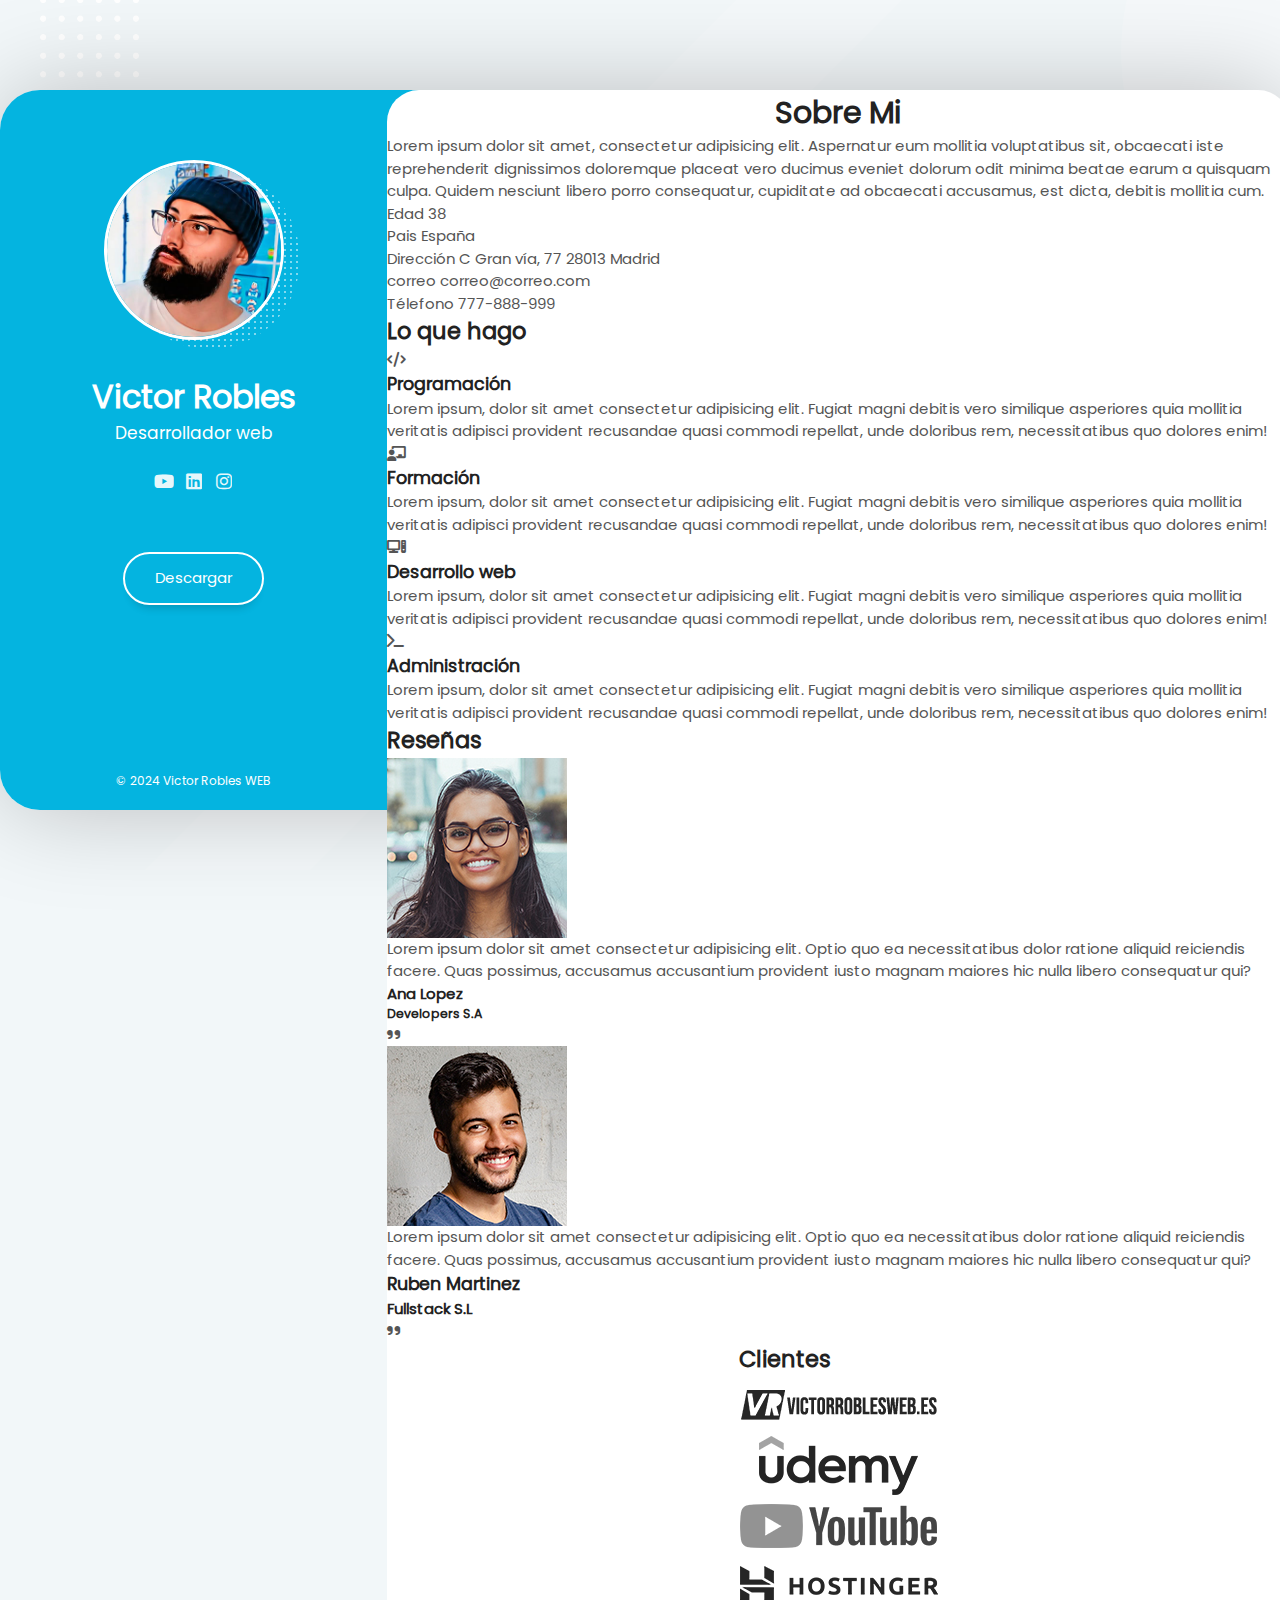
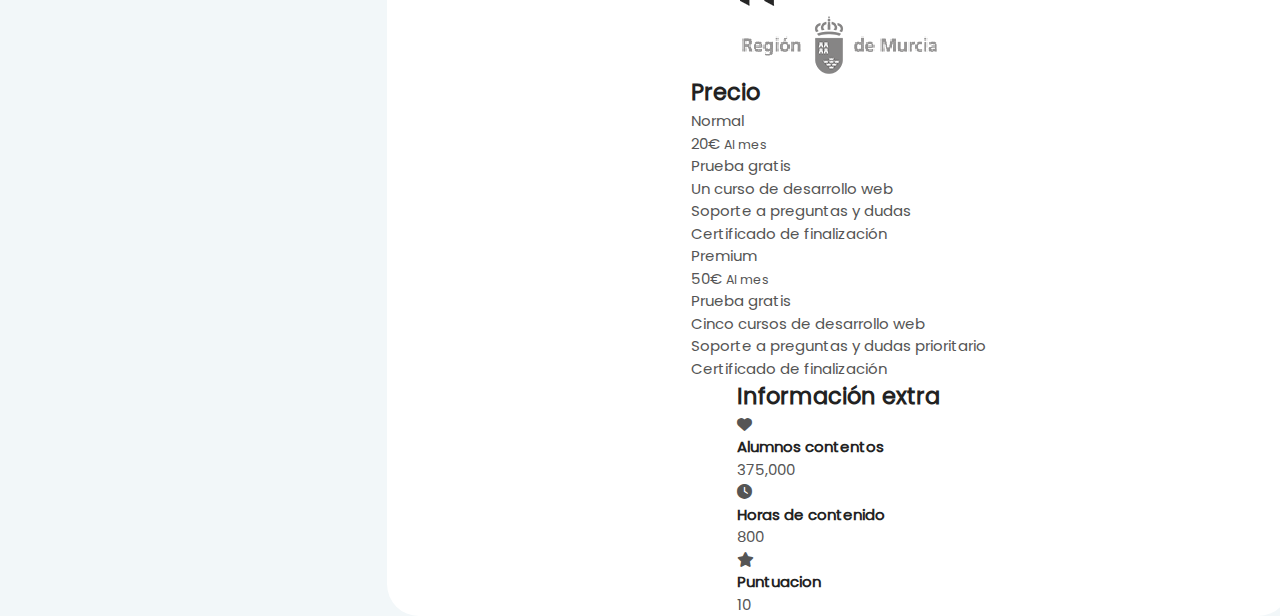
<file: sobre-mi.html>
<!DOCTYPE html>
<html lang="es">
<head>
    <meta charset="UTF-8">
    <meta name="viewport" content="width=device-width, initial-scale=1, maximun-scale=1">
    <title>Portafolio curso css3</title>

    <!-- estilos -->

    <link rel="stylesheet" href="assets/fonts/fontawesome-free-6.1.2-web/css/all.min.css"/>
    <link rel="stylesheet" href="assets/fonts/poppins/poppins.css">
    <link rel="stylesheet" href="assets/css/reset.css">
    <link rel="stylesheet" href="assets/css/scroll.css">
    <link rel="stylesheet" href="assets/css/styles.css">
</head>
<body>

   <!-- layout principal -->
   <div class="layout">

        <!-- barra lateral (info usuario) -->
        <aside class="layout__aside">

            <section class="aside__user-info">
                
                <!-- información general usuario -->
                <div class="user-info__general">
                    <div class="user-info__container-image">
                        <img class="user-info__image" src="assets/img/default-user.jpg" alt="Foto de perfil de usuario">
                    </div>

                    <h2 class="user-info__name">Victor Robles</h2>
                    <h4 class="user-info__job">Desarrollador web</h4>
                </div>

                <!-- Menú de navegación -->
                <nav class="layout__menu">
                    <ul class="menu__list">
                        <li class="menu__option">
                            <a class="menu__link" href="index.html">
                                <i class="menu__icon fa-solid fa-house"></i>
                                <span class="menu__overlay">Home</span>
                            </a>
                        </li>
                        <li class="menu__option">
                            <a class="menu__link menu__link--active" href="sobre-mi.html">
                                <i class="menu__icon fa-solid fa-user"></i>
                                <span class="menu__overlay">Sobre mí</span>
                            </a>
                        </li>
                        <li class="menu__option">
                            <a class="menu__link" href="curriculum.html">
                                <i class="menu__icon fa-solid fa-graduation-cap"></i>
                                <span class="menu__overlay">Curriculum</span>
                            </a>
                        </li>
                        <li class="menu__option">
                            <a class="menu__link" href="portafolio.html">
                                <i class="menu__icon fa-solid fa-briefcase"></i>
                                <span class="menu__overlay">Portafolio</span>
                            </a>
                        </li>
                        <li class="menu__option">
                            <a class="menu__link" href="blog.html">
                                <i class="menu__icon fa-solid fa-book"></i>
                                <span class="menu__overlay">Blog</span>
                            </a>
                        </li>
                        <li class="menu__option">
                            <a class="menu__link" href="contacto.html">
                                <i class="menu__icon fa-solid fa-envelope"></i>
                                <span class="menu__overlay">Contacto</span>
                            </a>
                        </li>
                    </ul>
                </nav>

                <!-- Links a redes sociales -->
                <div class="user-info__links">
                    <ul class="links__social">
                        <li class="social__option">
                            <a class="social__link" href="#">
                                <i class="social__icon fa-brands fa-youtube"></i>
                            </a>
                        </li>
                        <li class="social__option">
                            <a class="social__link" href="#">
                                <i class="social__icon fa-brands fa-linkedin"></i>
                            </a>
                        </li>
                        <li class="social__option">
                            <a class="social__link" href="#">
                                <i class="social__icon fa-brands fa-instagram"></i>
                            </a>
                        </li>
                    </ul>
                </div>

                <!-- Boton de curriculum -->
                <div class="user-info__buttons">
                    <a href="#" class="user-info__btn">Descargar</a>
                </div>

                <!-- pie de página -->
                <footer class="user-info__footer">
                    &copy; 2024 Victor Robles WEB
                </footer>
            </section>

        </aside>

        <main class="layout__content">
            <section class="content__page content__about">
               <!-- Este contenido cambia en cada pagina del sitio web-->

               <header class="about__header">
                    <h1 class="about__title">Sobre <span class="title__color">Mi</span></h1>
               </header>

               <section class="about__personal-info">

                    <article class="personal-info__bio">
                        <p class="personal-info__description">
                           Lorem ipsum dolor sit amet, consectetur adipisicing elit. Aspernatur eum mollitia voluptatibus sit, obcaecati iste reprehenderit dignissimos doloremque placeat vero ducimus eveniet dolorum odit minima beatae earum a quisquam culpa.
                           Quidem nesciunt libero porro consequatur, cupiditate ad obcaecati accusamus, est dicta, debitis mollitia cum.
                        </p>
                    </article>

                    <div class="personal-info__data">
                        <ul class="personal-info__list">
                            <li class="personal-info__option">
                                <span class="personal-info__title">Edad</span>
                                <span class="personal-info__value">38</span>
                            </li>

                            <li class="personal-info__option">
                                <span class="personal-info__title">Pais</span>
                                <span class="personal-info__value">España</span>
                            </li>

                            <li class="personal-info__option">
                                <span class="personal-info__title">Dirección</span>
                                <span class="personal-info__value">C Gran vía, 77 28013 Madrid</span>
                            </li>

                            <li class="personal-info__option">
                                <span class="personal-info__title">correo</span>
                                <span class="personal-info__value">correo@correo.com</span>
                            </li>

                            <li class="personal-info__option">
                                <span class="personal-info__title">Télefono</span>
                                <span class="personal-info__value">777-888-999</span>
                            </li>
                        </ul>
                    </div>
               </section>

               <section class="about__services">

                    <header class="services__header">
                        <h2 class="services__title">
                            Lo que <span class="title__color">hago</span>
                        </h2>
                    </header>

                    <div class="services__container">

                        <article class="services__service">
                            <div class="service__icon">
                                <i class="service__real-icon fa-solid fa-code"></i>
                            </div>

                            <div class="service__content">
                                <h3 class="service__title">Programación</h3>

                                <p class="service__description">
                                    Lorem ipsum, dolor sit amet consectetur adipisicing elit. Fugiat magni debitis vero similique asperiores quia mollitia veritatis adipisci provident recusandae quasi commodi repellat, unde doloribus rem, necessitatibus quo dolores enim!
                                </p>
                            </div>
                        </article>

                        <article class="services__service">
                            <div class="service__icon">
                                <i class="service__real-icon fa-solid fa-chalkboard-user"></i>
                            </div>

                            <div class="service__content">
                                <h3 class="service__title">Formación</h3>

                                <p class="service__description">
                                    Lorem ipsum, dolor sit amet consectetur adipisicing elit. Fugiat magni debitis vero similique asperiores quia mollitia veritatis adipisci provident recusandae quasi commodi repellat, unde doloribus rem, necessitatibus quo dolores enim!
                                </p>
                            </div>
                        </article>

                        <article class="services__service">
                            <div class="service__icon">
                                <i class="service__real-icon fa-solid fa-computer"></i>
                            </div>

                            <div class="service__content">
                                <h3 class="service__title">Desarrollo web</h3>

                                <p class="service__description">
                                    Lorem ipsum, dolor sit amet consectetur adipisicing elit. Fugiat magni debitis vero similique asperiores quia mollitia veritatis adipisci provident recusandae quasi commodi repellat, unde doloribus rem, necessitatibus quo dolores enim!
                                </p>
                            </div>
                        </article>

                        <article class="services__service">
                            <div class="service__icon">
                                <i class="service__real-icon fa-solid fa-terminal"></i>
                            </div>

                            <div class="service__content">
                                <h3 class="service__title">Administración</h3>

                                <p class="service__description">
                                    Lorem ipsum, dolor sit amet consectetur adipisicing elit. Fugiat magni debitis vero similique asperiores quia mollitia veritatis adipisci provident recusandae quasi commodi repellat, unde doloribus rem, necessitatibus quo dolores enim!
                                </p>
                            </div>
                        </article>


                    </div>

               </section>

               <section class="about__reviews">
                    <header class="reviews__header">
                        <h2 class="reviews__title">Reseñas</h2>
                    </header>

                    <div class="reviews__container">
                        
                        <article class="reviews__review">
                            <div class="review__image-container">
                                <img class="review__image" src="assets/img/testimonio1.jpg" alt="Cara de un cliente">
                            </div>

                            <div class="review__description">
                                <p class="review__text">
                                    Lorem ipsum dolor sit amet consectetur adipisicing elit. Optio quo ea necessitatibus dolor ratione aliquid reiciendis facere. Quas possimus, accusamus accusantium provident iusto magnam maiores hic nulla libero consequatur qui?
                                </p>
                            </div>

                            <div class="review__author">
                                <div class="rewiew__author-info">
                                    <h4 class="review__name">Ana Lopez</h4>
                                    <h5 class="review__company">Developers S.A</h5>
                                </div>

                                <div class="review__author-icon">
                                    <i class="review__icon fa-solid fa-quote-right"></i>
                                </div>
                            </div>
                        </article>

                        <article class="reviews__review">
                            <div class="review__image-container">
                                <img class="review__image" src="assets/img/testimonio2.jpg" alt="Cara de un cliente">
                            </div>

                            <div class="review__description">
                                <p class="review__text">
                                    Lorem ipsum dolor sit amet consectetur adipisicing elit. Optio quo ea necessitatibus dolor ratione aliquid reiciendis facere. Quas possimus, accusamus accusantium provident iusto magnam maiores hic nulla libero consequatur qui?
                                </p>
                            </div>

                            <div class="review__author">
                                <div class="rewiew__author-info">
                                    <h3 class="review__name">Ruben Martinez</h3>
                                    <h4 class="review__company">Fullstack S.L</h4>
                                </div>

                                <div class="review__author-icon">
                                    <i class="review__icon fa-solid fa-quote-right"></i>
                                </div>
                            </div>
                        </article>

                    </div>

               </section>

               <section class="about__clients">
                    <header class="clients__header">
                        <h2 class="clients__title">Clientes</h2>
                    </header>

                    <div class="clients__container">
                        <article class="clients__item">
                            <a href="#" class="clients__link">
                                <img class="clients__image" src="assets/img/cliente-1.png" alt="Logo cliente">
                            </a>
                        </article>

                        <article class="clients__item">
                            <a href="#" class="clients__link">
                                <img class="clients__image" src="assets/img/cliente-2.png" alt="Logo cliente">
                            </a>
                        </article>

                        <article class="clients__item">
                            <a href="#" class="clients__link">
                                <img class="clients__image" src="assets/img/cliente-3.png" alt="Logo cliente">
                            </a>
                        </article>

                        <article class="clients__item">
                            <a href="#" class="clients__link">
                                <img class="clients__image" src="assets/img/cliente-4.png" alt="Logo cliente">
                            </a>
                        </article>

                        <article class="clients__item">
                            <a href="#" class="clients__link">
                                <img class="clients__image" src="assets/img/cliente-5.png" alt="Logo cliente">
                            </a>
                        </article>
                    </div>
               </section>

                <section class="about__prices">

                    <header class="prices__header">
                        <h2 class="prices__title">Precio</h2>
                    </header>

                    <div class="prices__container">

                        <article class="prices__box">

                            <div class="prices__subtitle">
                                <span class="prices__text">Normal</span>
                            </div>

                            <div class="prices__price">
                                <span class="prices__number">20€</span>
                                <small class="prices__advice">Al mes</small>
                            </div>

                            <div class="prices__buy">
                                <a href="#" class="prices__btn">Prueba gratis</a>
                            </div>

                            <div class="prices__reward">
                                Un curso de desarrollo web
                            </div>

                            <div class="prices__reward">
                               Soporte a preguntas y dudas
                            </div>

                            <div class="prices__reward">
                                Certificado de finalización
                            </div>
                        </article>

                        <article class="prices__box">

                            <div class="prices__subtitle">
                                <span class="prices__text">Premium</span>
                            </div>

                            <div class="prices__price">
                                <span class="prices__number">50€</span>
                                <small class="prices__advice">Al mes</small>
                            </div>

                            <div class="prices__buy">
                                <a href="#" class="prices__btn">Prueba gratis</a>
                            </div>

                            <div class="prices__reward">
                                Cinco cursos de desarrollo web
                            </div>

                            <div class="prices__reward">
                               Soporte a preguntas y dudas prioritario
                            </div>

                            <div class="prices__reward">
                                Certificado de finalización
                            </div>
                        </article>

                    </div>


                </section>

                <section class="about__extra">
                    <header class="extra__header">
                        <h2 class="extra__title">Información <span class="title__color">extra</span></h2>
                    </header>

                    <div class="extra__container">

                        <article class="extra__info">
                            <i class="extra__icon fa-solid fa-heart"></i>
                            <h4 class="extra__subtitle">Alumnos contentos</h4>
                            <span class="extra__quantity">375,000</span>
                        </article>

                        <article class="extra__info">
                            <i class="extra__icon fa-solid fa-clock"></i>
                            <h4 class="extra__subtitle">Horas de contenido</h4>
                            <span class="extra__quantity">800</span>
                        </article>

                        <article class="extra__info">
                            <i class="extra__icon fa-solid fa-star"></i>
                            <h4 class="extra__subtitle">Puntuacion</h4>
                            <span class="extra__quantity">10</span>
                        </article>

                    </div>

                </section>

            </section>
        </main>
   </div>

</body>
</html>
</file>
<file: assets/fonts/poppins/poppins.css>
@font-face {
    font-family: "Poppins";
    src: url("./Poppins-Regular.ttf") format("truetype");
    font-weight: 400;
    font-style: normal;
}
</file>
<file: assets/css/styles.css>
/* Definición de variables CSS para colores y estilos */
:root{
    --color-principal:#FFFFFF;
    --color-secondary:#04b4e0;
    --color-background:#F2f7f9;
    --color-transparent:transparent;
    --color-icon:#b5b6b7;
    --color-title:#222;
    --color-subtitle:#888888;
    --color-text:#555;
    
}

/* Estilos generales */

html{
    font-size: 10px;
}

body{
    width: 100%;
    height: 100%;
    font-family: "Poppins", Arial, Helvetica, sans-serif;
    font-size: 1.5rem;
    background-color: var(--color-background);
    color:var(--color-text);
    overflow: hidden;
}

h1,h2,h3,h4,h5,h6{
    color:var(--color-title)
}


/* imagen de fondo */
body{
    background-image:url('../img/fondo.png');
    background-size: cover;
    background-repeat: no-repeat;
    background-position: -20px -120px;
}

/* Estructura principal */
.layout{
    position: relative;
    min-width: 1290px;
    width: 75%;
    height: 80vh;
    min-height: 80vh;
    margin: 10vh auto;

    display: grid;
    grid-template-areas: 
        "aside content";
    grid-template-columns: 30% 70%;
    
    /* sombra detras de layout */
    border-radius: 4rem;
    box-shadow: 0 0 100px -5px rgba(0, 0, 0, 0.25);
}

/* Barra lateral azul */

.layout__aside{
    grid-area: aside;
    border-radius: 4rem 0 0 4rem;
    overflow: auto;
    overflow-x: hidden;
}

.aside__user-info{
    display: flex;
    flex-direction: column;
    align-items: center;
    text-align: center;

    min-height: 100%;
    min-width: 30rem;
    background-color: var(--color-secondary);
    color:var(--color-principal);
}

.user-info__container-image{
    position: relative;
    display: inline-block;
    width: 18rem;
    margin-top:7rem;
    z-index: 1;
}


.user-info__image{
    width: 100%;
    background-color: var(--color-principal);
    border: 3px solid var(--color-principal);
    border-radius: 20rem;
}

.user-info__container-image::after{
    content: "";
    position: absolute;
    top: 5%;
    left: 9%;
    z-index: -1;
    width: 100%;
    height: 100%;
    background-image: -webkit-repeating-radial-gradient(center center, #fff, #fff 1px, transparent 0px, transparent 100%);
    background-size: 0.6rem 0.6rem;
    opacity: 0.5;
    border-radius: 30rem;
}

.user-info__name{
    margin-top: 2.6rem;
    font-size: 3.2rem;
    font-weight: bold;
    color: var(--color-principal);
}

.user-info__job{
    font-size: 1.7rem;
    font-weight: 200;
    color:var(--color-principal)
}

.user-info__links{
   margin-bottom: 3.6rem;
}

.links__social{
    margin-top: 2rem;
    text-align: center;

    display: flex;
    flex-direction: row;
}

.social__option{
    height: 3rem;
    width: 3rem;
    font-size: 1.8rem;
    line-height: 3.2rem;
    opacity: 0.9;
    border-radius: 3rem;
    transition: all 300ms ease-in-out;
}

.social__option:hover{
    opacity: 1;
    background-color: rgba(255,255,255,0.20);
}

.user-info__buttons{
    margin-top: 2rem;
    margin-bottom: 4rem;
}

.user-info__btn{
   
    padding: 1.3rem 3rem;
    border:2px solid var(--color-principal);
    border-radius: 3.2rem;
    color:var(--color-principal);
    box-shadow: 0 10px 10px -8px rgba(0, 0, 0, 0.20);
    transition: all 300ms ease-in-out;
}

.user-info__btn:hover{
    background-color: var(--color-principal);
    color: var(--color-secondary);
}

.user-info__footer{
    position: absolute;
    bottom: 2rem;
    font-size: 1.2rem;
}


/* Contenedor principal */
.layout__content{
    grid-area: content;
    height: 100%;
    min-height: 100%;
    background-color: var(--color-secondary);
    border-radius: 0 4rem 4rem 0;

}

.content__page{
    min-height: 100%;
    background-color: var(--color-principal);
    border-radius: 3.2rem;

    display: flex;
    flex-direction: column;
    justify-content: center;
    align-items: center;
}

.page__name{
    font-size: 6rem;
    margin-bottom: 1rem;
}

.page__job{
    font-size: 2.1rem;
    font-weight: lighter;
    color: var(--color-subtitle);
}

/* Menu navegacion lateral */
.layout__menu{
   display: block;
   position: absolute;
   top: 0;
   right: -105px;
   min-width: 11rem;
   background-color: var(--color-transparent);
}
   
.menu__list{
    position: relative;
    display: flex;
    flex-direction: column;
    justify-content: space-between;
    align-items: center;

    
    width: 60%;
    min-height: 32rem;
    padding: 2rem 0;
    margin-left: 2.5rem;
    background-color: var(--color-principal);
    box-shadow: 0 0 3rem -0.5rem rgba(0, 0, 0, 0.15);
    border-radius: 5rem;
}

.menu__option{
    display: block;
    width: 100%;
    text-align: center;
}


.menu__icon{
    color:var(--color-icon);
    font-size: 2.8rem;
    transition: all 300ms ease-in-out;
}

.menu__option:hover .menu__icon{
    color:var(--color-secondary)
}


.menu__overlay{
    position: absolute;
    right: 0;
    margin-top: -3rem;
    opacity: 0;
    padding: 0.5rem 1rem;
    display: block;
    color: var(--color-principal);
    background-color: var(--color-secondary);
    white-space: nowrap;
    transition: all 300ms ease-in-out;
}

.menu__option:hover .menu__overlay{
    opacity: 1;
    right: 100%;
}
</file>
<file: assets/css/scroll.css>
:root{
    --color-scrollbar:#D3D3D4;
    --color-backgorund-scrollbar:#EEE;
}

/* SCROLL PARA MOZ */

@-moz-document url-prefix() {
    .content__page{
      scrollbar-width: thin;
      scrollbar-color: var(--color-scrollbar) transparent;
    }
    
    .layout__aside{
      scrollbar-width: thin;
      scrollbar-color: var(--color-scrollbar) var(--color-secondary);
    }
}

/*SCROLL CHROME */
.content__page::-webkit-scrollbar{
    width: 25px;
    background: transparent;
}

.content__page::-webkit-scrollbar-thumb{
    border:solid 10px transparent;
    box-shadow: none;
    border-radius: 40px;
}

.content__page:hover::-webkit-scrollbar-thumb{
    box-shadow: inset 0 0 0 10px var(--color-scrollbar);
}

.content__page:hover::-webkit-scrollbar-thumb:hover{
    border: 8px solid transparent;
    box-shadow: inset 0 0 0 10px var(--color-secondary);
}


.content__page::-webkit-scrollbar-track{
    background-color: transparent;
    margin: 40px 0;
}



/*SCROLL CHROME BARRA LATERAL*/

.layout__aside::-webkit-scrollbar{
    width: 25px;
    background: var(--color-secondary);
}

.layout__aside::-webkit-scrollbar-thumb{
    border:solid 10px transparent;
    box-shadow: none;
    border-radius: 40px;
}

.layout__aside:hover::-webkit-scrollbar-thumb{
    box-shadow: inset 0 0 0 10px var(--color-principal);
}

.layout__aside:hover::-webkit-scrollbar-thumb:hover{
    border: 8px solid transparent;
    box-shadow: inset 0 0 0 10px var(--color-principal);
}


.layout__aside::-webkit-scrollbar-track{
    background-color: transparent;
    margin: 40px 0;
}
</file>
<file: assets/css/responsive.css>
.layout__menu-toggle{
    display: none;
}

@media (max-width: 1490px){
    body{
        padding: 0;
    }

    .layout{
        min-width: auto;
        width: 85%;
    }
}

@media(max-width: 1320px){

    .layout{
        width: 89%;
        margin-left: 3rem;
    }
}

@media(max-width: 1160px){

    .layout{
        width: 85%;
        margin-left: 4rem;
    }

    .certificates__certificate{
        flex-basis: 100%;
    }
}

@media(max-width: 1060px){


    body{
        background-image: none;
        position: static;
    }

    .layout{
        width: 100%;
        height: 100%;
        min-height: 100%;
        margin: 0;
        border-radius: 0;

        grid-template-areas: "content";
        grid-template-columns: 100%;
    }

    .layout__menu-toggle{
        z-index: 9999;
        display: block;
        position: absolute;
        width: 4.8rem;
        height: 4.8rem;
        line-height: 4.8rem;
        right: 1rem;
        top: 1rem;
        font-size: 2.5rem;
        text-align: center;
        background-color: var(--color-secondary);
        color:var(--color-principal);
        border-radius: 3rem;
        cursor: pointer;
        transition: all 500ms ease-in-out;
    }

    .menu-toggle__icon{
        color: var(--color-principal);
        display: block;
        position: absolute;
        top:50%;
        left:50%;
        transform: translate(-50%, -50%);
        transition: all 300ms ease-in-out;
    }

    .fa-bars{
        opacity: 1;
    }

    .fa-xmark{
        opacity: 0;
    }

    .layout__aside{
        display: block;
        position: absolute;
        max-width: 330px;
        top: 0;
        right: 0;
        bottom:0;
        text-align: center;
        overflow: auto;
        border-radius: 0;
        z-index: 999;
        transition:all 300ms ease-in-out;
    
        margin-right: -100%;
        opacity: 0;
    }

    .layout__aside--visible{
        width: 100%;
        margin-right: 0;
        opacity: 1;
    }

    .layout__aside--hiden{
        margin-right: -100%;
        opacity: 0;
    }

    .layout__menu{
        position: static;
        margin: 3rem 0;
    }

    .user-info__container-image{
        width: 13rem;
        margin-top: 3rem;
        display: inline-block;
    }

    .user-info__name{
        font-size: 3rem;
        margin-top: 0.5rem;
        margin-bottom: 1rem;
    }

    .layout__content{
        border-radius: 0;
        background-color: transparent;
        height: 100%;
        width: 100%;
    }

    .menu__list{
        position: static;
        width: 100%;
        background-color: var(--color-secondary);
        box-shadow: none;
        margin-left: 0;
        padding: 0;
        min-height: auto;
    }

    .menu__link{
        text-decoration: none;
        display: block;
        padding: 1.2rem 0;
    }

    .menu__icon{
        display: none;
    }

    .menu__overlay{
        position: static;
        opacity: 0.7;
        margin-top: 0;
        padding: 0;
        box-shadow: none;
        font-size: 1.6rem;
    }

    .menu__link--active .menu__overlay{
        opacity: 1;
    }

    .links__social{
        margin-top: 0;
    }

    .user-info__footer{
        position: static;
        padding-bottom: 2rem;
    }

    .content__page{
        border-radius: 0;
        height: 100vh;
    }

    .layout__menu{
        position: static;
    }
   
}

@media(max-width: 800px){

    .reviews__container{
        flex-direction: column;
    }

    .reviews__review{
        margin-top: 6rem;
        flex-basis: 100%;
    }

    .clients__container{
        flex-wrap: wrap;
        justify-content: space-around;
    }

    .prices__container{
        flex-direction: column;
    }

    .prices__box{
        flex-basis: 100%;
        margin: 0;
    }

    .prices__box:not(:first-child){
        margin-top: 2rem;
    }

    .gallery__item{
        flex-basis: 50%;
    }

    .articles__article{
        flex-basis: 100%;
    }
}


@media(max-width: 585px){

    .about__personal-info{
        flex-direction: column;
    }

    .personal-info__data{
        flex-basis: 100%;
        padding: 0;
        margin-top:2rem;
    }

    .services__container{
        flex-direction: column;
    }

    .services__service{
        margin-right: 0;
        margin-bottom: 3rem;
        flex-basis: 100%;
    
    }

    .extra__container{
        flex-direction: column;
        gap: 2rem;
    }

    .resume__container{
        flex-direction: column;
    }

    .resume__left{
        flex-basis: 100%;
        margin-right: 0;
    }

    .resume__right{
        flex-basis: 100%;
        padding: 0;
        margin-bottom: 3rem;
    }

    .contact__container{
        flex-direction: column;
    }


}

@media(max-width: 480px){

    .page__name{
        font-size: 4.8rem;
        line-height: 5.6rem;
        text-align: center;
    }

    .certificate__logo{
        width: 100%;
    }

    .gallery__item{
        flex-basis: 100%;
    }

    .form__container{
        flex-direction: column;
    }

    .form__left{
        flex-basis: 100%;
        margin-right: 0;
    }

    .form__right{
        flex-basis: 100%;
        max-width: 100%;
        max-height: 100%;
    }

}
</file>
<file: assets/css/loader.css>
.loader {
    display: block;
    margin: 0 auto;
    margin-top: 20px;
    width: 48px;
    height: 48px;
    border: 5px solid var(--color-secondary);
    border-bottom-color: transparent;
    border-radius: 50%;
    box-sizing: border-box;
    animation: rotation 1s linear infinite;
}

@keyframes rotation {
    0% {
        transform: rotate(0deg);
    }
    100% {
        transform: rotate(360deg);
    }
}
</file>
